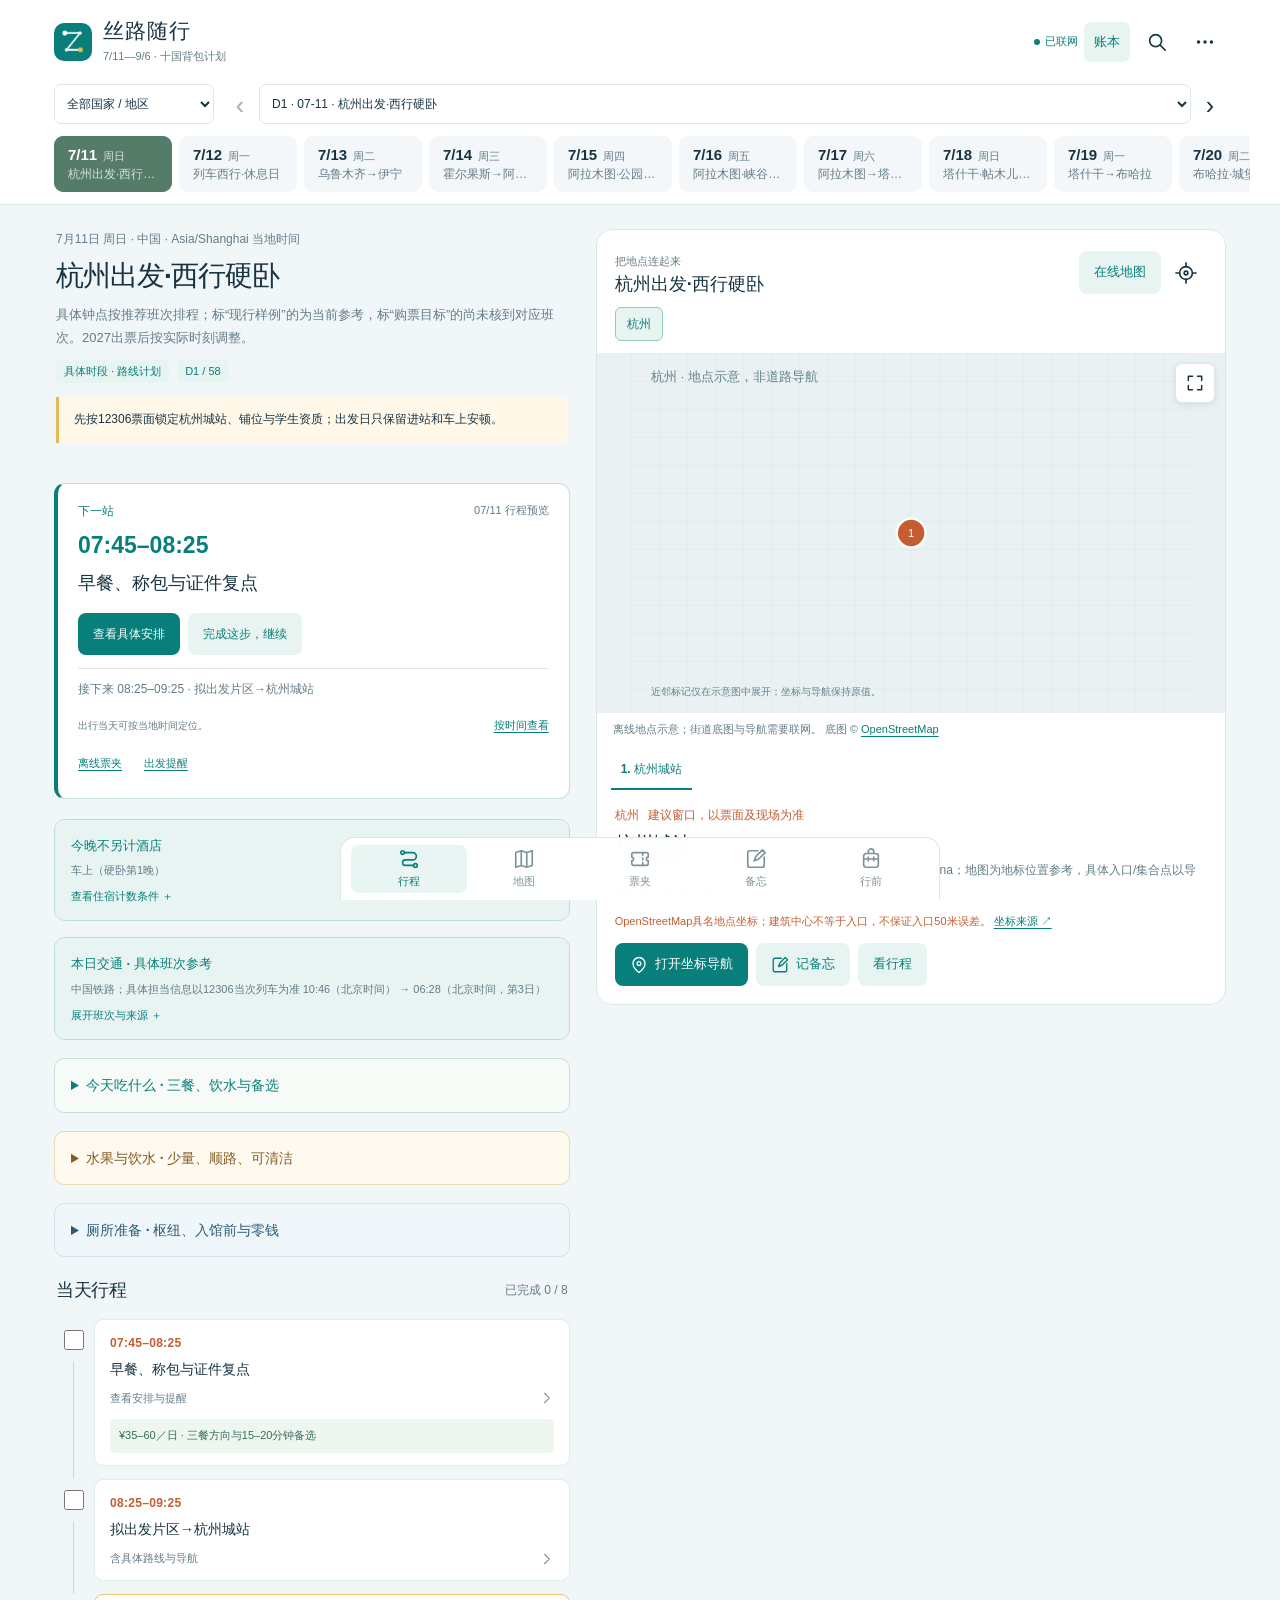
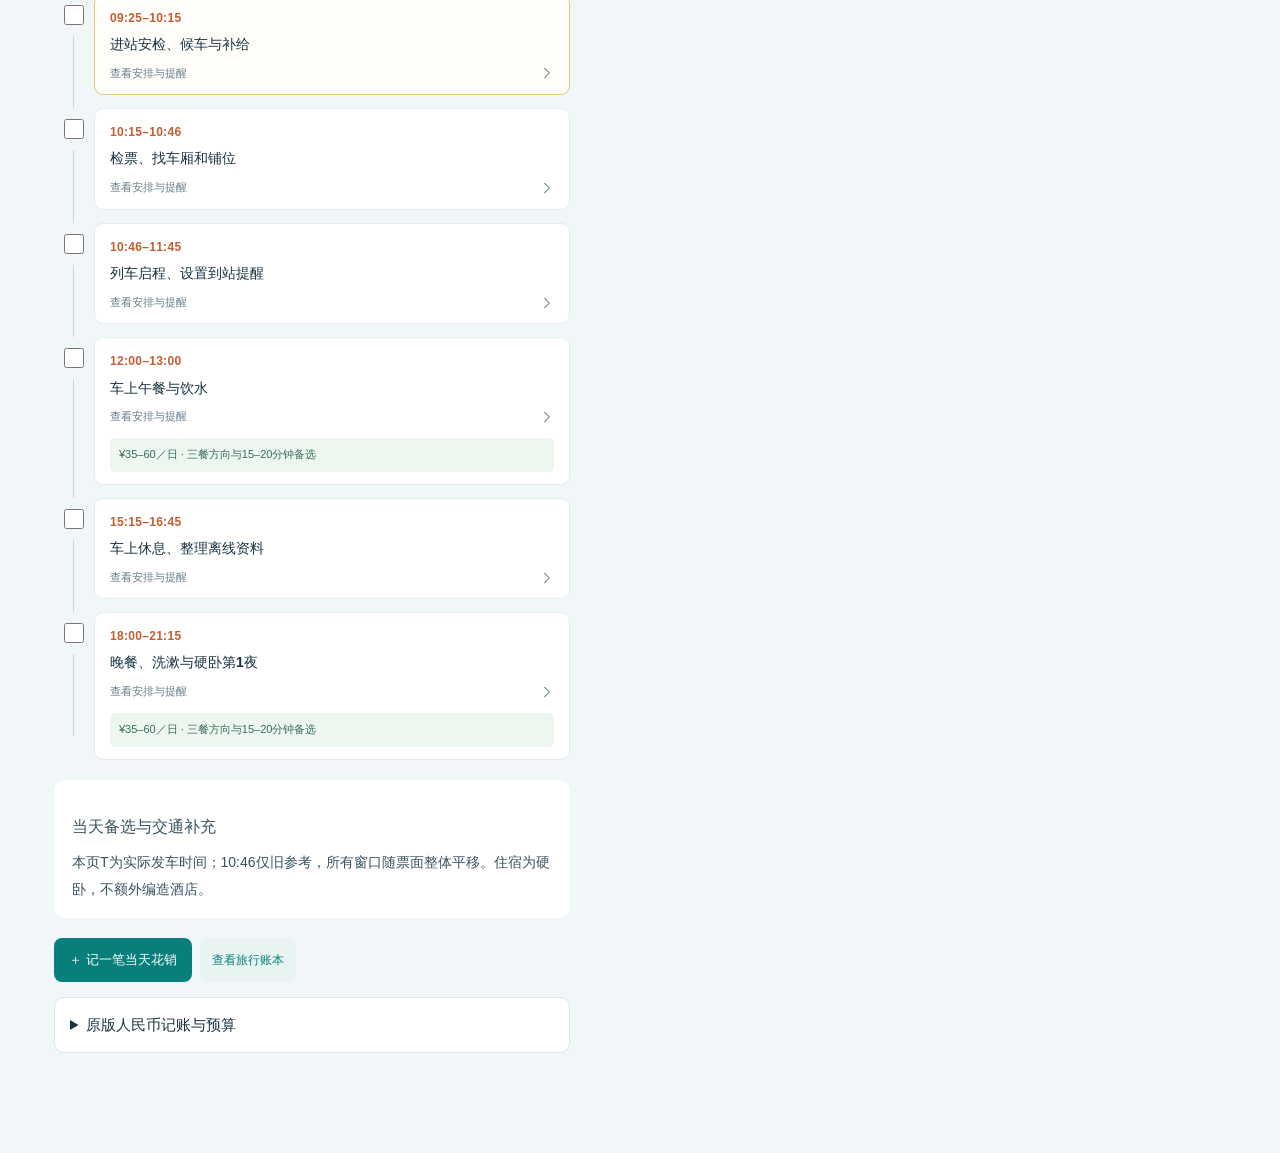
<file: index.html>
<!doctype html>
<html lang="zh-CN">
<head>
  <meta charset="utf-8">
  <meta name="viewport" content="width=device-width,initial-scale=1,viewport-fit=cover">
  <meta name="theme-color" content="#087f7a">
  <meta name="apple-mobile-web-app-capable" content="yes">
  <meta name="apple-mobile-web-app-status-bar-style" content="default">
  <meta name="description" content="2027暑假十国背包计划，58天逐日路线、地图、预算、备忘与离线票夹。">
  <title>丝路随行 · 地图与备忘</title>
  <link rel="manifest" href="./manifest.webmanifest">
  <link rel="icon" href="./icon-192.png">
  <link rel="apple-touch-icon" href="./icon-192.png">
  <link rel="stylesheet" href="./vendor/leaflet.css">
  <link rel="stylesheet" href="./app.css?v=27">
  <link rel="stylesheet" href="./stays.css?v=27">
  <link rel="stylesheet" href="./postcards.css?v=27">
  <script defer src="./data.js?v=27"></script>
  <script defer src="./food.js?v=27"></script>
  <link rel="stylesheet" href="./dining.css?v=27">
  <script defer src="./dining-data.js?v=27"></script>
  <script defer src="./dining.js?v=27"></script>
  <script defer src="./fruit.js?v=27"></script>
  <script defer src="./toilets.js?v=27"></script>
  <script defer src="./vendor/leaflet.js"></script>
  <script defer src="./stays.js?v=27"></script>
  <script defer src="./postcards.js?v=27"></script>
  <script defer src="./private-vault.js?v=27"></script>
  <script defer src="./preparation.js?v=27"></script>
  <script defer src="./trip-tools.js?v=27"></script>
  <script defer src="./ledger-core.js?v=27"></script>
  <script defer src="./ledger-public-data.js?v=27"></script>
  <script defer src="./ledger-store.js?v=27"></script>
  <script defer src="./ledger-rates.js?v=27"></script>
  <script defer src="./planning.js?v=27"></script>
  <link rel="stylesheet" href="./ledger.css?v=27">
  <script defer src="./ledger.js?v=27"></script>
  <script defer src="./flight-watch.js?v=27"></script>
  <link rel="stylesheet" href="./booking-calendar.css?v=27">
  <script defer src="./booking-data.js?v=27"></script>
  <script defer src="./booking-calendar.js?v=27"></script>
  <script defer src="./fare-targets.js?v=27"></script>
  <script defer src="./revision58.js?v=27"></script>
  <script defer src="./itinerary26-central.js?v=27"></script>
  <script defer src="./itinerary26-caucasus-balkans.js?v=27"></script>
  <script defer src="./itinerary26-turkiye-egypt.js?v=27"></script>
  <script defer src="./itinerary26-uae.js?v=27"></script>
  <script defer src="./itinerary27-egypt.js?v=27"></script>
  <script defer src="./itinerary27-uae.js?v=27"></script>
  <script defer src="./itinerary26.js?v=27"></script>
  <script defer src="./geo-data.js?v=27"></script>
  <script defer src="./geo.js?v=27"></script>
  <script defer src="./app.js?v=27"></script>
</head>
<body data-view="journey">
  <header class="app-header">
    <div class="header-inner">
      <button class="brand" data-view="journey" aria-label="丝路随行首页"><img src="./icon-192.png" alt="" width="38" height="38"><span><strong>丝路随行</strong><small>7/11—9/6 · 十国背包计划</small></span></button>
      <div class="header-actions"><span class="connection" id="connection" role="status">准备就绪</span><button class="ledger-entry" data-view="ledger" aria-label="打开旅行账本">账本</button><button class="icon-button" id="search-open" aria-label="搜索行程" data-icon="search"></button><button class="icon-button" id="help-open" aria-label="离线、安装与备份" data-icon="more"></button></div>
    </div>
    <div class="trip-navigator"><label><span class="sr-only">按国家选择</span><select id="country-filter" aria-label="按国家选择"></select></label><div class="day-select"><button class="icon-button" id="day-prev" aria-label="前一天">‹</button><label><span class="sr-only">跳到行程日期</span><select id="day-jump" aria-label="跳到行程日期"></select></label><button class="icon-button" id="day-next" aria-label="后一天">›</button></div></div>
    <nav class="day-strip" aria-label="选择行程日期" id="day-tabs"></nav>
  </header>
  <main class="app-main">
    <section id="journey-view" class="journey-view" aria-label="当天行程"></section>
    <section id="map-view" class="map-view" aria-label="地图">
      <div class="map-top"><div><span class="section-kicker">把地点连起来</span><h2 id="map-title">当天路线</h2></div><div class="map-top-actions"><button class="soft-button" id="map-mode">路线示意</button><button class="icon-button" id="map-locate" aria-label="定位我" data-icon="locate"></button></div></div>
      <div class="city-strip" id="city-tabs" aria-label="地图城市"></div>
      <div class="map-canvas-wrap"><div id="map-canvas" aria-label="可缩放的当天地点地图"></div><div id="map-sketch" class="map-sketch" hidden></div><button class="fit-map" id="map-fit" aria-label="显示当天全部地点" data-icon="expand"></button></div>
      <p class="map-caption" id="map-caption">连线仅示意游览顺序；实际道路与换乘请看导航。</p>
      <div class="place-strip" id="place-strip" aria-label="选择地点"></div>
      <div id="place-card" class="place-card"></div>
      <div id="dining-map-list"></div>
    </section>
    <section id="vault-view" class="vault-view" aria-label="离线票夹"></section>
    <section id="notes-view" class="notes-view" aria-label="备忘与清单"></section>
    <section id="guide-view" class="guide-view" aria-label="行前资料"></section>
    <section id="ledger-view" class="ledger-view" aria-label="旅行账本"></section>
  </main>
  <nav class="bottom-nav" aria-label="主要功能">
    <button data-view="journey" aria-current="page"><span data-icon="route"></span><span>行程</span></button>
    <button data-view="map"><span data-icon="map"></span><span>地图</span></button>
    <button data-view="vault"><span data-icon="ticket"></span><span>票夹</span></button>
    <button data-view="notes"><span data-icon="note"></span><span>备忘</span></button>
    <button data-view="guide"><span data-icon="bag"></span><span>行前</span></button>
  </nav>
  <dialog id="search-dialog" class="search-dialog"><div class="dialog-top"><h2>找一找</h2><button class="icon-button" data-close="search-dialog" aria-label="关闭搜索" data-icon="close"></button></div><label class="search-box"><span data-icon="search"></span><input id="search-input" type="search" placeholder="厕所、餐店、瀑布、车站、时间…" autocomplete="off"></label><div id="search-results" class="search-results"></div></dialog>
  <dialog id="help-dialog" class="help-dialog"><div class="dialog-top"><h2>放进口袋</h2><button class="icon-button" data-close="help-dialog" aria-label="关闭帮助" data-icon="close"></button></div><div class="help-content"><h3>像应用一样使用</h3><p>用手机的 Safari 或 Chrome 打开。在浏览器菜单中选择“添加到主屏幕”。微信里看不到这一项时，先用手机浏览器打开。</p><button class="primary-button" id="install-app" hidden>添加到主屏幕</button><p class="app-version">58天路线 · 站点 v27</p><button class="soft-button" id="update-app">检查更新并重新打开</button><h3>独立离线文件</h3><p><a href="./silkloop-offline.html" download="丝路随行_58天离线行程.html">下载完整离线行程 HTML</a>。包含计划、地图示意和行前资料，含5笔经本人同意公开的花销，不含本机新增账单、备忘或票据。</p><h3>先联网打开一次</h3><p id="offline-state">正在准备离线内容…</p><p>行程、厕所位置参考、餐店预算与排队建议、地点示意、清单和备忘可以离线使用。街道底图、实时路线与官网需要网络；这里不会下载整座城市的离线地图。</p><h3>公开行程与加密私密区分开</h3><p>切换手机或浏览器不会自动同步。旅途中可以导出一份备份，之后合并导入；清理浏览器数据会清除本机备忘与票夹。更新应用会保留本机记录。</p><div class="help-actions"><button class="primary-button" id="export-data">导出公开清单进度</button><label class="soft-button file-label">导入备份<input type="file" id="import-data" accept="application/json,.json"></label></div><p class="minor">此导出只含公开清单进度。账本在账本页另行导出；酒店订单、票据和私人备忘仍在私密区导出加密备份，票夹附件原件另存。</p><p class="saved-state" id="storage-state"></p><p class="minor">站点更新2026/11/21（v27），加入锡瓦观星与开罗回程新安排。<a href="./itinerary27-reference.md" download="丝路随行_v27锡瓦与改签参考.md">下载本轮核查</a>。未购航段、报价与营业时间需出发前复核。地图已移除城市中心兜底点；待核实地点不画Pin，入口与道路以现场为准。<a href="./geo-reference.md" target="_blank" rel="noopener">地图核查与待核实清单</a>。底图 © OpenStreetMap 贡献者。</p></div></dialog>
  <div class="toast" id="toast" role="status" aria-live="polite"></div>
  <noscript><p class="no-script">请在支持 JavaScript 的手机浏览器中打开，以使用日期切换、地图与备忘。</p></noscript>
</body>
</html>
</file>
<file: vendor/leaflet.css>
/* required styles */

.leaflet-pane,
.leaflet-tile,
.leaflet-marker-icon,
.leaflet-marker-shadow,
.leaflet-tile-container,
.leaflet-pane > svg,
.leaflet-pane > canvas,
.leaflet-zoom-box,
.leaflet-image-layer,
.leaflet-layer {
	position: absolute;
	left: 0;
	top: 0;
	}
.leaflet-container {
	overflow: hidden;
	}
.leaflet-tile,
.leaflet-marker-icon,
.leaflet-marker-shadow {
	-webkit-user-select: none;
	   -moz-user-select: none;
	        user-select: none;
	  -webkit-user-drag: none;
	}
/* Prevents IE11 from highlighting tiles in blue */
.leaflet-tile::selection {
	background: transparent;
}
/* Safari renders non-retina tile on retina better with this, but Chrome is worse */
.leaflet-safari .leaflet-tile {
	image-rendering: -webkit-optimize-contrast;
	}
/* hack that prevents hw layers "stretching" when loading new tiles */
.leaflet-safari .leaflet-tile-container {
	width: 1600px;
	height: 1600px;
	-webkit-transform-origin: 0 0;
	}
.leaflet-marker-icon,
.leaflet-marker-shadow {
	display: block;
	}
/* .leaflet-container svg: reset svg max-width decleration shipped in Joomla! (joomla.org) 3.x */
/* .leaflet-container img: map is broken in FF if you have max-width: 100% on tiles */
.leaflet-container .leaflet-overlay-pane svg {
	max-width: none !important;
	max-height: none !important;
	}
.leaflet-container .leaflet-marker-pane img,
.leaflet-container .leaflet-shadow-pane img,
.leaflet-container .leaflet-tile-pane img,
.leaflet-container img.leaflet-image-layer,
.leaflet-container .leaflet-tile {
	max-width: none !important;
	max-height: none !important;
	width: auto;
	padding: 0;
	}

.leaflet-container img.leaflet-tile {
	/* See: https://bugs.chromium.org/p/chromium/issues/detail?id=600120 */
	mix-blend-mode: plus-lighter;
}

.leaflet-container.leaflet-touch-zoom {
	-ms-touch-action: pan-x pan-y;
	touch-action: pan-x pan-y;
	}
.leaflet-container.leaflet-touch-drag {
	-ms-touch-action: pinch-zoom;
	/* Fallback for FF which doesn't support pinch-zoom */
	touch-action: none;
	touch-action: pinch-zoom;
}
.leaflet-container.leaflet-touch-drag.leaflet-touch-zoom {
	-ms-touch-action: none;
	touch-action: none;
}
.leaflet-container {
	-webkit-tap-highlight-color: transparent;
}
.leaflet-container a {
	-webkit-tap-highlight-color: rgba(51, 181, 229, 0.4);
}
.leaflet-tile {
	filter: inherit;
	visibility: hidden;
	}
.leaflet-tile-loaded {
	visibility: inherit;
	}
.leaflet-zoom-box {
	width: 0;
	height: 0;
	-moz-box-sizing: border-box;
	     box-sizing: border-box;
	z-index: 800;
	}
/* workaround for https://bugzilla.mozilla.org/show_bug.cgi?id=888319 */
.leaflet-overlay-pane svg {
	-moz-user-select: none;
	}

.leaflet-pane         { z-index: 400; }

.leaflet-tile-pane    { z-index: 200; }
.leaflet-overlay-pane { z-index: 400; }
.leaflet-shadow-pane  { z-index: 500; }
.leaflet-marker-pane  { z-index: 600; }
.leaflet-tooltip-pane   { z-index: 650; }
.leaflet-popup-pane   { z-index: 700; }

.leaflet-map-pane canvas { z-index: 100; }
.leaflet-map-pane svg    { z-index: 200; }

.leaflet-vml-shape {
	width: 1px;
	height: 1px;
	}
.lvml {
	behavior: url(#default#VML);
	display: inline-block;
	position: absolute;
	}


/* control positioning */

.leaflet-control {
	position: relative;
	z-index: 800;
	pointer-events: visiblePainted; /* IE 9-10 doesn't have auto */
	pointer-events: auto;
	}
.leaflet-top,
.leaflet-bottom {
	position: absolute;
	z-index: 1000;
	pointer-events: none;
	}
.leaflet-top {
	top: 0;
	}
.leaflet-right {
	right: 0;
	}
.leaflet-bottom {
	bottom: 0;
	}
.leaflet-left {
	left: 0;
	}
.leaflet-control {
	float: left;
	clear: both;
	}
.leaflet-right .leaflet-control {
	float: right;
	}
.leaflet-top .leaflet-control {
	margin-top: 10px;
	}
.leaflet-bottom .leaflet-control {
	margin-bottom: 10px;
	}
.leaflet-left .leaflet-control {
	margin-left: 10px;
	}
.leaflet-right .leaflet-control {
	margin-right: 10px;
	}


/* zoom and fade animations */

.leaflet-fade-anim .leaflet-popup {
	opacity: 0;
	-webkit-transition: opacity 0.2s linear;
	   -moz-transition: opacity 0.2s linear;
	        transition: opacity 0.2s linear;
	}
.leaflet-fade-anim .leaflet-map-pane .leaflet-popup {
	opacity: 1;
	}
.leaflet-zoom-animated {
	-webkit-transform-origin: 0 0;
	    -ms-transform-origin: 0 0;
	        transform-origin: 0 0;
	}
svg.leaflet-zoom-animated {
	will-change: transform;
}

.leaflet-zoom-anim .leaflet-zoom-animated {
	-webkit-transition: -webkit-transform 0.25s cubic-bezier(0,0,0.25,1);
	   -moz-transition:    -moz-transform 0.25s cubic-bezier(0,0,0.25,1);
	        transition:         transform 0.25s cubic-bezier(0,0,0.25,1);
	}
.leaflet-zoom-anim .leaflet-tile,
.leaflet-pan-anim .leaflet-tile {
	-webkit-transition: none;
	   -moz-transition: none;
	        transition: none;
	}

.leaflet-zoom-anim .leaflet-zoom-hide {
	visibility: hidden;
	}


/* cursors */

.leaflet-interactive {
	cursor: pointer;
	}
.leaflet-grab {
	cursor: -webkit-grab;
	cursor:    -moz-grab;
	cursor:         grab;
	}
.leaflet-crosshair,
.leaflet-crosshair .leaflet-interactive {
	cursor: crosshair;
	}
.leaflet-popup-pane,
.leaflet-control {
	cursor: auto;
	}
.leaflet-dragging .leaflet-grab,
.leaflet-dragging .leaflet-grab .leaflet-interactive,
.leaflet-dragging .leaflet-marker-draggable {
	cursor: move;
	cursor: -webkit-grabbing;
	cursor:    -moz-grabbing;
	cursor:         grabbing;
	}

/* marker & overlays interactivity */
.leaflet-marker-icon,
.leaflet-marker-shadow,
.leaflet-image-layer,
.leaflet-pane > svg path,
.leaflet-tile-container {
	pointer-events: none;
	}

.leaflet-marker-icon.leaflet-interactive,
.leaflet-image-layer.leaflet-interactive,
.leaflet-pane > svg path.leaflet-interactive,
svg.leaflet-image-layer.leaflet-interactive path {
	pointer-events: visiblePainted; /* IE 9-10 doesn't have auto */
	pointer-events: auto;
	}

/* visual tweaks */

.leaflet-container {
	background: #ddd;
	outline-offset: 1px;
	}
.leaflet-container a {
	color: #0078A8;
	}
.leaflet-zoom-box {
	border: 2px dotted #38f;
	background: rgba(255,255,255,0.5);
	}


/* general typography */
.leaflet-container {
	font-family: "Helvetica Neue", Arial, Helvetica, sans-serif;
	font-size: 12px;
	font-size: 0.75rem;
	line-height: 1.5;
	}


/* general toolbar styles */

.leaflet-bar {
	box-shadow: 0 1px 5px rgba(0,0,0,0.65);
	border-radius: 4px;
	}
.leaflet-bar a {
	background-color: #fff;
	border-bottom: 1px solid #ccc;
	width: 26px;
	height: 26px;
	line-height: 26px;
	display: block;
	text-align: center;
	text-decoration: none;
	color: black;
	}
.leaflet-bar a,
.leaflet-control-layers-toggle {
	background-position: 50% 50%;
	background-repeat: no-repeat;
	display: block;
	}
.leaflet-bar a:hover,
.leaflet-bar a:focus {
	background-color: #f4f4f4;
	}
.leaflet-bar a:first-child {
	border-top-left-radius: 4px;
	border-top-right-radius: 4px;
	}
.leaflet-bar a:last-child {
	border-bottom-left-radius: 4px;
	border-bottom-right-radius: 4px;
	border-bottom: none;
	}
.leaflet-bar a.leaflet-disabled {
	cursor: default;
	background-color: #f4f4f4;
	color: #bbb;
	}

.leaflet-touch .leaflet-bar a {
	width: 30px;
	height: 30px;
	line-height: 30px;
	}
.leaflet-touch .leaflet-bar a:first-child {
	border-top-left-radius: 2px;
	border-top-right-radius: 2px;
	}
.leaflet-touch .leaflet-bar a:last-child {
	border-bottom-left-radius: 2px;
	border-bottom-right-radius: 2px;
	}

/* zoom control */

.leaflet-control-zoom-in,
.leaflet-control-zoom-out {
	font: bold 18px 'Lucida Console', Monaco, monospace;
	text-indent: 1px;
	}

.leaflet-touch .leaflet-control-zoom-in, .leaflet-touch .leaflet-control-zoom-out  {
	font-size: 22px;
	}


/* layers control */

.leaflet-control-layers {
	box-shadow: 0 1px 5px rgba(0,0,0,0.4);
	background: #fff;
	border-radius: 5px;
	}
.leaflet-control-layers-toggle {
	background-image: url(images/layers.png);
	width: 36px;
	height: 36px;
	}
.leaflet-retina .leaflet-control-layers-toggle {
	background-image: url(images/layers-2x.png);
	background-size: 26px 26px;
	}
.leaflet-touch .leaflet-control-layers-toggle {
	width: 44px;
	height: 44px;
	}
.leaflet-control-layers .leaflet-control-layers-list,
.leaflet-control-layers-expanded .leaflet-control-layers-toggle {
	display: none;
	}
.leaflet-control-layers-expanded .leaflet-control-layers-list {
	display: block;
	position: relative;
	}
.leaflet-control-layers-expanded {
	padding: 6px 10px 6px 6px;
	color: #333;
	background: #fff;
	}
.leaflet-control-layers-scrollbar {
	overflow-y: scroll;
	overflow-x: hidden;
	padding-right: 5px;
	}
.leaflet-control-layers-selector {
	margin-top: 2px;
	position: relative;
	top: 1px;
	}
.leaflet-control-layers label {
	display: block;
	font-size: 13px;
	font-size: 1.08333em;
	}
.leaflet-control-layers-separator {
	height: 0;
	border-top: 1px solid #ddd;
	margin: 5px -10px 5px -6px;
	}

/* Default icon URLs */
.leaflet-default-icon-path { /* used only in path-guessing heuristic, see L.Icon.Default */
	background-image: url(images/marker-icon.png);
	}


/* attribution and scale controls */

.leaflet-container .leaflet-control-attribution {
	background: #fff;
	background: rgba(255, 255, 255, 0.8);
	margin: 0;
	}
.leaflet-control-attribution,
.leaflet-control-scale-line {
	padding: 0 5px;
	color: #333;
	line-height: 1.4;
	}
.leaflet-control-attribution a {
	text-decoration: none;
	}
.leaflet-control-attribution a:hover,
.leaflet-control-attribution a:focus {
	text-decoration: underline;
	}
.leaflet-attribution-flag {
	display: inline !important;
	vertical-align: baseline !important;
	width: 1em;
	height: 0.6669em;
	}
.leaflet-left .leaflet-control-scale {
	margin-left: 5px;
	}
.leaflet-bottom .leaflet-control-scale {
	margin-bottom: 5px;
	}
.leaflet-control-scale-line {
	border: 2px solid #777;
	border-top: none;
	line-height: 1.1;
	padding: 2px 5px 1px;
	white-space: nowrap;
	-moz-box-sizing: border-box;
	     box-sizing: border-box;
	background: rgba(255, 255, 255, 0.8);
	text-shadow: 1px 1px #fff;
	}
.leaflet-control-scale-line:not(:first-child) {
	border-top: 2px solid #777;
	border-bottom: none;
	margin-top: -2px;
	}
.leaflet-control-scale-line:not(:first-child):not(:last-child) {
	border-bottom: 2px solid #777;
	}

.leaflet-touch .leaflet-control-attribution,
.leaflet-touch .leaflet-control-layers,
.leaflet-touch .leaflet-bar {
	box-shadow: none;
	}
.leaflet-touch .leaflet-control-layers,
.leaflet-touch .leaflet-bar {
	border: 2px solid rgba(0,0,0,0.2);
	background-clip: padding-box;
	}


/* popup */

.leaflet-popup {
	position: absolute;
	text-align: center;
	margin-bottom: 20px;
	}
.leaflet-popup-content-wrapper {
	padding: 1px;
	text-align: left;
	border-radius: 12px;
	}
.leaflet-popup-content {
	margin: 13px 24px 13px 20px;
	line-height: 1.3;
	font-size: 13px;
	font-size: 1.08333em;
	min-height: 1px;
	}
.leaflet-popup-content p {
	margin: 17px 0;
	margin: 1.3em 0;
	}
.leaflet-popup-tip-container {
	width: 40px;
	height: 20px;
	position: absolute;
	left: 50%;
	margin-top: -1px;
	margin-left: -20px;
	overflow: hidden;
	pointer-events: none;
	}
.leaflet-popup-tip {
	width: 17px;
	height: 17px;
	padding: 1px;

	margin: -10px auto 0;
	pointer-events: auto;

	-webkit-transform: rotate(45deg);
	   -moz-transform: rotate(45deg);
	    -ms-transform: rotate(45deg);
	        transform: rotate(45deg);
	}
.leaflet-popup-content-wrapper,
.leaflet-popup-tip {
	background: white;
	color: #333;
	box-shadow: 0 3px 14px rgba(0,0,0,0.4);
	}
.leaflet-container a.leaflet-popup-close-button {
	position: absolute;
	top: 0;
	right: 0;
	border: none;
	text-align: center;
	width: 24px;
	height: 24px;
	font: 16px/24px Tahoma, Verdana, sans-serif;
	color: #757575;
	text-decoration: none;
	background: transparent;
	}
.leaflet-container a.leaflet-popup-close-button:hover,
.leaflet-container a.leaflet-popup-close-button:focus {
	color: #585858;
	}
.leaflet-popup-scrolled {
	overflow: auto;
	}

.leaflet-oldie .leaflet-popup-content-wrapper {
	-ms-zoom: 1;
	}
.leaflet-oldie .leaflet-popup-tip {
	width: 24px;
	margin: 0 auto;

	-ms-filter: "progid:DXImageTransform.Microsoft.Matrix(M11=0.70710678, M12=0.70710678, M21=-0.70710678, M22=0.70710678)";
	filter: progid:DXImageTransform.Microsoft.Matrix(M11=0.70710678, M12=0.70710678, M21=-0.70710678, M22=0.70710678);
	}

.leaflet-oldie .leaflet-control-zoom,
.leaflet-oldie .leaflet-control-layers,
.leaflet-oldie .leaflet-popup-content-wrapper,
.leaflet-oldie .leaflet-popup-tip {
	border: 1px solid #999;
	}


/* div icon */

.leaflet-div-icon {
	background: #fff;
	border: 1px solid #666;
	}


/* Tooltip */
/* Base styles for the element that has a tooltip */
.leaflet-tooltip {
	position: absolute;
	padding: 6px;
	background-color: #fff;
	border: 1px solid #fff;
	border-radius: 3px;
	color: #222;
	white-space: nowrap;
	-webkit-user-select: none;
	-moz-user-select: none;
	-ms-user-select: none;
	user-select: none;
	pointer-events: none;
	box-shadow: 0 1px 3px rgba(0,0,0,0.4);
	}
.leaflet-tooltip.leaflet-interactive {
	cursor: pointer;
	pointer-events: auto;
	}
.leaflet-tooltip-top:before,
.leaflet-tooltip-bottom:before,
.leaflet-tooltip-left:before,
.leaflet-tooltip-right:before {
	position: absolute;
	pointer-events: none;
	border: 6px solid transparent;
	background: transparent;
	content: "";
	}

/* Directions */

.leaflet-tooltip-bottom {
	margin-top: 6px;
}
.leaflet-tooltip-top {
	margin-top: -6px;
}
.leaflet-tooltip-bottom:before,
.leaflet-tooltip-top:before {
	left: 50%;
	margin-left: -6px;
	}
.leaflet-tooltip-top:before {
	bottom: 0;
	margin-bottom: -12px;
	border-top-color: #fff;
	}
.leaflet-tooltip-bottom:before {
	top: 0;
	margin-top: -12px;
	margin-left: -6px;
	border-bottom-color: #fff;
	}
.leaflet-tooltip-left {
	margin-left: -6px;
}
.leaflet-tooltip-right {
	margin-left: 6px;
}
.leaflet-tooltip-left:before,
.leaflet-tooltip-right:before {
	top: 50%;
	margin-top: -6px;
	}
.leaflet-tooltip-left:before {
	right: 0;
	margin-right: -12px;
	border-left-color: #fff;
	}
.leaflet-tooltip-right:before {
	left: 0;
	margin-left: -12px;
	border-right-color: #fff;
	}

/* Printing */

@media print {
	/* Prevent printers from removing background-images of controls. */
	.leaflet-control {
		-webkit-print-color-adjust: exact;
		print-color-adjust: exact;
		}
	}
</file>
<file: app.css>
:root{--bg:#f1f6f8;--paper:#fff;--ink:#183342;--muted:#637c88;--teal:#087f7a;--light:#e8f4f1;--line:#dce6eb;--orange:#c45d32;--gold:#e7ba56;--day:#087f7a;--safe:env(safe-area-inset-bottom,0px);font-family:-apple-system,BlinkMacSystemFont,"Segoe UI","PingFang SC","Microsoft YaHei",sans-serif;color:var(--ink);background:var(--bg);font-synthesis:none;text-rendering:optimizeLegibility;-webkit-tap-highlight-color:transparent}
*{box-sizing:border-box}body{margin:0;font-size:15px;line-height:1.6}button,input,textarea,select{font:inherit}button,a,input,textarea,select{touch-action:manipulation}button{cursor:pointer;color:inherit}button{border:0;background:none}a{color:var(--teal);text-underline-offset:3px}button:focus-visible,a:focus-visible,input:focus-visible,textarea:focus-visible,select:focus-visible,summary:focus-visible{outline:3px solid var(--gold);outline-offset:3px}button:disabled{opacity:.4;cursor:default}button svg,span[data-icon] svg{width:22px;height:22px;display:block;fill:none;stroke:currentColor;stroke-width:1.8;stroke-linecap:round;stroke-linejoin:round}input[type=checkbox]{accent-color:var(--teal);width:20px;height:20px;flex:none}h1,h2,h3,p{margin:0}h2{font-size:23px;line-height:1.4;letter-spacing:-.5px}h3{font-size:17px;line-height:1.5}small,.minor{font-size:12px;color:var(--muted)}[hidden]{display:none!important}.app-header{background:#fffffff5;position:sticky;top:0;z-index:800;border-bottom:1px solid var(--line);backdrop-filter:blur(14px)}.header-inner{max-width:1220px;margin:auto;display:flex;align-items:center;justify-content:space-between;padding:18px 24px 8px;gap:10px}.brand{padding:0;display:flex;text-align:left;align-items:center;gap:11px;min-height:44px}.brand img{border-radius:10px}.brand strong{display:block;font-size:21px;letter-spacing:1px;line-height:1.25}.brand small{display:block;font-size:11px;margin-top:4px;white-space:nowrap}.header-actions{display:flex;align-items:center;gap:6px}.icon-button{display:inline-grid;place-items:center;width:42px;height:42px;flex:none;border-radius:50%}.icon-button:hover{background:var(--light)}.connection{color:var(--teal);font-size:11px;white-space:nowrap}.connection:before{content:"";display:inline-block;width:6px;height:6px;background:currentColor;border-radius:100%;margin-right:5px}.connection.offline{color:var(--orange)}.day-strip{max-width:1220px;margin:auto;display:flex;gap:7px;overflow-x:auto;padding:12px 24px;scrollbar-width:none}.day-strip::-webkit-scrollbar{display:none}.day-tab{flex:1;min-width:118px;text-align:left;padding:8px 13px;border-radius:9px;line-height:1.3;min-height:56px;background:#f4f7f9;border:1px solid transparent}.day-tab strong{font-size:15px;font-variant-numeric:tabular-nums}.day-tab span{font-size:11px;color:var(--muted);margin-left:6px}.day-tab small{display:block;min-width:0;margin-top:3px;overflow:hidden;white-space:nowrap;text-overflow:ellipsis}.day-tab[aria-selected=true]{color:#fff;background:var(--day);border-color:var(--day)}.day-tab[aria-selected=true] small,.day-tab[aria-selected=true] span{color:#ffffffc7}.app-main{max-width:1220px;margin:0 auto;padding:24px 24px calc(100px + var(--safe));display:grid;grid-template-columns:minmax(340px,.9fr) minmax(390px,1.1fr);gap:26px;align-items:start}.journey-view,.map-view,.notes-view,.guide-view{min-width:0}.notes-view,.guide-view{grid-column:1/-1;max-width:850px;width:100%;margin:auto;display:none}.map-view{position:sticky;top:165px;background:white;border:1px solid var(--line);border-radius:16px;overflow:hidden}.map-top{display:flex;justify-content:space-between;align-items:center;padding:18px 18px 10px;gap:10px}.map-top h2{font-size:18px;letter-spacing:0}.section-kicker{color:var(--muted);font-size:11px}.map-top-actions{display:flex;align-items:center;gap:4px}.city-strip{display:flex;gap:7px;overflow:auto;padding:0 18px 12px}.chip{border:1px solid var(--line);background:#fff;border-radius:6px;padding:6px 11px;font-size:12px;white-space:nowrap;min-height:34px}.chip[aria-pressed=true]{color:var(--teal);border-color:#94c9bf;background:var(--light)}.map-canvas-wrap{height:360px;position:relative;background:#e6eff0}.map-canvas-wrap #map-canvas{height:100%;width:100%;z-index:1;background:#edf4f5}.map-sketch{position:absolute;inset:0;background:#e9f1f3;z-index:3}.map-sketch svg{width:100%;height:100%}.fit-map{position:absolute;right:10px;top:10px;z-index:500;background:#fff;border:1px solid var(--line);border-radius:7px;padding:9px;box-shadow:0 2px 6px #1933421a}.fit-map svg{width:20px;height:20px;fill:none;stroke:currentColor;stroke-width:1.8}.map-caption{font-size:11px;color:var(--muted);padding:8px 16px 0}.place-strip{display:flex;overflow-x:auto;gap:6px;padding:12px 14px 4px;scrollbar-width:thin}.place-chip{font-size:12px;white-space:nowrap;padding:8px 10px;border-bottom:2px solid transparent;min-height:39px}.place-chip[aria-pressed=true]{color:var(--teal);border-color:var(--teal);font-weight:650}.place-card{padding:12px 18px 18px}.place-card h3{font-size:19px}.place-meta{display:flex;align-items:center;gap:9px;margin-bottom:5px;color:var(--orange);font-size:12px}.place-card p{font-size:12px;color:var(--muted);margin:3px 0 13px;overflow-wrap:anywhere}.place-actions{display:flex;flex-wrap:wrap;gap:8px}.primary-button,.soft-button{display:inline-flex;align-items:center;justify-content:center;gap:7px;min-height:43px;padding:9px 15px;border-radius:8px;font-size:13px;text-decoration:none;line-height:1.45}.primary-button{color:#fff;background:var(--teal)}.primary-button:hover{background:#066964}.soft-button{color:var(--teal);background:var(--light)}.primary-button svg,.soft-button svg{height:18px;width:18px}.day-heading{padding:0 2px 15px}.day-heading .date-label{font-size:12px;color:var(--muted);margin-bottom:5px}.day-heading h1{font-size:28px;line-height:1.4;letter-spacing:-1px;margin:0 0 8px}.day-heading p{color:var(--muted);font-size:13px;line-height:1.8}.day-highlights{margin:14px 0 5px;padding:12px 15px;border-left:3px solid var(--gold);background:#fff8e8;font-size:12px;line-height:1.85}.map-peek{display:none}.schedule-heading{display:flex;justify-content:space-between;align-items:center;margin:21px 2px 15px}.schedule-heading h2{font-size:18px}.progress-label{font-size:12px;color:var(--muted)}.schedule{position:relative}.schedule:before{content:"";position:absolute;left:19px;top:24px;bottom:24px;border-left:1px solid #c7d8de}.step{position:relative;display:grid;grid-template-columns:40px minmax(0,1fr);margin-bottom:13px;scroll-margin-top:190px}.step-check{display:grid;place-items:center;align-self:start;z-index:1;background:var(--bg);height:42px;padding:10px;cursor:pointer}.step-check input{margin:0;border-radius:50%}.step-panel{background:#fff;border-radius:9px;overflow:hidden;border:1px solid #e2ebef}.step.highlight .step-panel{border-color:#e5c675;background:#fffdfa}.step.is-done .step-title{color:var(--muted)}.step.is-done .step-time{color:var(--teal)}.step-toggle{width:100%;padding:14px 15px 12px;display:block;text-align:left;min-height:68px}.step-time{font-size:12px;font-weight:650;letter-spacing:.3px;color:var(--orange);font-variant-numeric:tabular-nums;display:block;margin-bottom:5px}.step-title{font-size:14px;line-height:1.7;display:block;font-weight:600}.step-expand{display:flex;justify-content:space-between;align-items:center;color:var(--muted);font-size:11px;margin-top:8px}.step-expand svg{height:14px;width:14px}.step-detail{padding:0 15px 14px;color:#48616d;font-size:13px;line-height:1.9}.step-detail p{margin:0 0 8px}.step-detail a{display:inline-block;max-width:100%;font-size:12px;margin:4px 8px 5px 0;overflow-wrap:anywhere}.step-controls{display:flex;gap:8px;padding-top:3px}.step-controls .soft-button{min-height:35px;font-size:11px;padding:7px 10px}.extras{padding:15px 18px;background:#fff;border-radius:10px;margin:20px 0}.prose{font-size:14px;color:#385360;line-height:1.95;overflow-wrap:anywhere}.prose h2{font-size:21px;margin:16px 0 14px}.prose h3{font-size:16px;margin:20px 0 10px}.prose p{margin:12px 0}.prose a{display:inline-block;max-width:100%;margin:2px 3px 2px 0}.prose ul,.prose ol{padding-left:21px}.prose li{margin:9px 0}.prose table{display:block;max-width:100%;overflow:auto;border-collapse:collapse;margin:15px 0;font-size:12px;line-height:1.7}.prose th,.prose td{border:1px solid var(--line);padding:9px;min-width:95px;vertical-align:top}.prose th{background:var(--bg)}.prose details{border-top:1px solid var(--line);padding:13px 0}.prose summary{font-weight:650;cursor:pointer;line-height:1.75}.prose details p{font-size:13px}.view-title{display:flex;justify-content:space-between;gap:14px;align-items:center;margin-bottom:20px}.view-title p{font-size:12px;color:var(--muted);margin-top:6px}.note-compose{background:#fff;border-radius:13px;padding:20px;margin:18px 0 25px;border-top:3px solid var(--gold)}textarea,input[type=text],input[type=search],select{border:1px solid #d2e0e5;border-radius:7px;background:#fff;color:var(--ink);padding:11px 12px;width:100%;min-height:44px}textarea{resize:vertical;line-height:1.85;font-size:14px;display:block;min-height:115px}textarea::placeholder,input::placeholder{color:#91a4ad}label.field-label{display:block;font-size:12px;color:var(--muted);margin:12px 0 7px}.compose-foot{display:flex;align-items:center;justify-content:space-between;gap:10px;margin-top:12px}.saved-state{font-size:11px;color:var(--muted);margin:8px 0}.note-card{padding:15px 18px;background:#fff;border-left:3px solid var(--gold);margin-bottom:12px}.note-meta{display:flex;justify-content:space-between;align-items:center;margin-bottom:8px;font-size:12px;color:var(--muted)}.note-card textarea{border:0;background:#fffcf3;padding:9px 11px;min-height:90px}.danger-quiet{font-size:12px;color:#9c5656;min-height:35px;padding:6px 9px}.todo-panel{background:#fff;padding:18px;border-radius:11px;margin-top:25px}.todo-row{display:flex;align-items:flex-start;gap:10px;padding:12px 0;border-bottom:1px solid var(--line)}.todo-row label{display:flex;align-items:flex-start;gap:11px;flex:1;font-size:13px;cursor:pointer}.todo-row input{margin:3px 0 0}.todo-row.done label span{color:var(--muted);text-decoration:line-through}.todo-add{display:flex;gap:8px;margin-top:15px}.guide-grid{display:grid;grid-template-columns:repeat(2,minmax(0,1fr));gap:12px}.guide-tile{background:#fff;border:1px solid var(--line);text-align:left;padding:18px;min-height:107px;border-radius:9px;display:flex;gap:13px;align-items:center}.guide-tile svg{color:var(--teal);width:25px;height:25px;flex:none;fill:none;stroke:currentColor;stroke-width:1.6}.guide-tile strong{font-size:15px;display:block}.guide-tile small{display:block;font-size:11px;margin-top:4px}.guide-article{background:#fff;border-radius:12px;padding:22px}.back-button{display:inline-flex;align-items:center;gap:6px;color:var(--teal);padding:7px 0;margin-bottom:14px;min-height:38px;font-size:13px}.empty-state{border:1px dashed #c8d9df;border-radius:9px;text-align:center;padding:28px 15px;color:var(--muted);font-size:13px}.empty-state svg{width:30px;height:30px;margin:auto auto 10px;fill:none;stroke:currentColor;stroke-width:1.4}.bottom-nav{position:fixed;z-index:900;bottom:0;left:50%;transform:translateX(-50%);background:#fffffff5;display:flex;border:1px solid var(--line);border-bottom:0;border-radius:15px 15px 0 0;padding:7px 10px calc(7px + var(--safe));width:min(600px,100%);backdrop-filter:blur(15px)}.bottom-nav button{flex:1;display:flex;flex-direction:column;align-items:center;gap:3px;color:#7e929b;font-size:11px;min-height:48px;border-radius:8px;justify-content:center}.bottom-nav button[aria-current=page]{color:var(--teal);background:#e9f5f2}.bottom-nav svg{height:21px;width:21px}.toast{position:fixed;z-index:2500;left:50%;bottom:calc(95px + var(--safe));transform:translate(-50%,15px);opacity:0;pointer-events:none;max-width:min(90vw,450px);border-radius:9px;background:#183342;color:#fff;padding:11px 17px;font-size:13px;transition:opacity .18s,transform .18s;text-align:center}.toast.visible{opacity:1;transform:translate(-50%,0)}dialog{border:0;border-radius:17px;background:#fff;color:var(--ink);padding:0;width:min(560px,calc(100% - 24px));max-height:85dvh;box-shadow:0 18px 80px #163b4255}dialog::backdrop{background:#18334266;backdrop-filter:blur(3px)}.dialog-top{display:flex;align-items:center;justify-content:space-between;padding:17px 20px 9px}.dialog-top h2{font-size:20px}.search-box{display:flex;align-items:center;gap:7px;margin:10px 20px 15px;padding:0 12px;border-radius:8px;background:var(--bg)}.search-box input{background:transparent;border:0;padding-left:3px;min-width:0}.search-box svg{width:19px;height:19px;flex:none}.search-results{padding:0 20px 20px;max-height:55dvh;overflow:auto}.search-result{display:block;width:100%;padding:13px 5px;text-align:left;border-bottom:1px solid var(--line)}.search-result span{display:block;font-size:11px;color:var(--orange);margin-bottom:4px}.search-result b{font-size:13px;font-weight:550;line-height:1.75}.help-content{padding:0 23px 24px;font-size:13px;color:#48616d;line-height:1.9}.help-content h3{margin-top:18px;margin-bottom:7px;font-size:16px;color:var(--ink)}.help-actions{display:flex;flex-wrap:wrap;gap:8px;margin:14px 0}.file-label{cursor:pointer}.file-label input{display:none}.no-script{padding:40px}.route-marker{background:none;border:0}.route-marker span{display:grid;place-items:center;width:29px;height:29px;color:#fff;border:2px solid #fff;border-radius:50%;background:var(--teal);font-weight:700;font-size:12px;box-shadow:0 1px 5px #153c4055}.route-marker.selected span{background:var(--orange);width:34px;height:34px}.leaflet-control-attribution{font-size:9px!important}.leaflet-popup-content{font-family:inherit;font-size:12px;color:var(--ink)}body[data-view=notes] .journey-view,body[data-view=guide] .journey-view,body[data-view=map] .journey-view,body[data-view=notes] .map-view,body[data-view=guide] .map-view{display:none}body[data-view=notes] .notes-view,body[data-view=guide] .guide-view{display:block}body[data-view=map] .map-view{grid-column:1/-1;width:100%;position:static}body[data-view=map] .map-canvas-wrap{height:min(54dvh,560px)}
@media(max-width:760px){body{font-size:14px}.header-inner{padding:12px 16px 4px}.brand strong{font-size:19px}.brand small{font-size:10px}.brand img{width:34px;height:34px}.header-actions{gap:0}.connection{display:none}.icon-button{width:38px;height:40px}.day-strip{padding:10px 14px;gap:6px}.day-tab{min-width:94px;flex:0 0 94px;padding:8px 10px;min-height:55px}.day-tab strong{font-size:14px}.day-tab span{font-size:10px;margin-left:5px}.day-tab small{font-size:10px}.app-main{display:block;padding:19px 15px calc(95px + var(--safe))}.day-heading h1{font-size:26px}.day-heading p{font-size:12px}.map-view{display:none;position:static;border-radius:12px}.map-peek{display:flex;align-items:center;justify-content:space-between;padding:13px 16px;background:#e4f1ef;border-radius:9px;margin:14px 0 20px;width:100%;text-align:left;gap:12px;min-height:62px}.map-peek strong{font-size:14px;display:block}.map-peek small{font-size:11px;display:block}.map-peek svg{height:27px;width:27px;fill:none;stroke:var(--teal);stroke-width:1.6}.schedule-heading{margin-top:17px}.step{grid-template-columns:30px minmax(0,1fr);margin-bottom:12px;scroll-margin-top:163px}.schedule:before{left:14px}.step-check{width:29px;padding:5px}.step-check input{width:18px;height:18px}.step-toggle{padding:13px 14px 11px}.step-title{font-size:14px}.step-detail{padding:0 14px 13px}.step-detail p{font-size:13px}.step-expand{font-size:10px}.map-top{padding:15px 14px 10px}.map-top h2{font-size:17px}.map-top .soft-button{font-size:11px;min-height:36px;padding:7px 10px}.city-strip{padding-left:14px}.map-canvas-wrap,body[data-view=map] .map-canvas-wrap{height:48dvh;min-height:310px;max-height:540px}.place-card{padding:10px 15px 15px}.place-card h3{font-size:18px}.view-title h2{font-size:24px}.note-compose{padding:17px}.guide-grid{gap:10px}.guide-tile{padding:15px 12px;min-height:104px;gap:10px}.guide-tile strong{font-size:13px}.guide-tile small{font-size:10px}.guide-tile svg{width:22px;height:22px}.guide-article{padding:17px}.prose{font-size:13px}.prose h2{font-size:19px}.prose table{font-size:11px}.prose td,.prose th{min-width:90px;padding:8px}.bottom-nav{border-radius:0;border-left:0;border-right:0}.help-content{padding-left:20px;padding-right:20px}.map-caption{font-size:10px}}@media(max-width:360px){.brand small{display:none}.header-inner{padding-left:12px;padding-right:10px}.brand strong{font-size:18px}.app-main{padding-left:11px;padding-right:11px}.day-heading h1{font-size:24px}.place-actions .primary-button,.place-actions .soft-button{font-size:12px;padding:8px 11px}.guide-grid{grid-template-columns:1fr}}@media(prefers-reduced-motion:reduce){*{scroll-behavior:auto!important;transition:none!important}}@media print{.app-header,.bottom-nav,.map-view,.map-peek,.step-check,.step-expand,.header-actions{display:none!important}.app-main{display:block;padding:0}.journey-view,.step-detail{display:block!important}.step{display:block}.step-panel{border:0}.step-toggle{padding:5px 0}.step-detail{padding:0}.schedule:before{display:none}}
body[data-view="map"] #map-view{display:block}

.sr-only{position:absolute;width:1px;height:1px;padding:0;margin:-1px;overflow:hidden;clip:rect(0,0,0,0);white-space:nowrap;border:0}
.next-card{margin:20px 0;background:#fff;border:1px solid #c6e1de;border-left:4px solid var(--teal);border-radius:11px;padding:18px 20px}.next-kicker{display:flex;align-items:center;justify-content:space-between;gap:12px;font-size:12px;font-weight:650;color:var(--teal);margin-bottom:8px}.next-kicker span+span{font-size:11px;font-weight:400;color:var(--muted)}.next-time{font-size:23px;font-weight:700;color:var(--teal);font-variant-numeric:tabular-nums;line-height:1.3;margin:10px 0 7px}.next-card h2{font-size:18px;letter-spacing:0;line-height:1.7}.next-address{font-size:12px;color:var(--muted);margin-top:6px}.next-actions{display:flex;flex-wrap:wrap;gap:8px;margin:15px 0 10px}.next-actions .primary-button,.next-actions .soft-button{min-height:42px;font-size:12px}.next-after{border-top:1px solid var(--line);padding-top:11px;margin-top:13px;color:var(--muted);font-size:12px}.next-foot{display:flex;justify-content:space-between;align-items:center;gap:10px;margin-top:10px;font-size:10px;color:var(--muted)}.text-action{color:var(--teal);font-size:11px;min-height:32px;text-decoration:underline;text-underline-offset:3px;white-space:nowrap;padding:4px 0}.next-small-actions{display:flex;gap:22px;margin-top:6px}.travel-tools{display:flex;flex-wrap:wrap;gap:10px;margin:16px 0}.app-version{margin-top:15px;font-size:11px;color:var(--teal)}
.vault-view{display:none;grid-column:1/-1;width:min(860px,100%);margin:auto}body[data-view=vault] .journey-view,body[data-view=vault] .map-view{display:none}body[data-view=vault] .vault-view{display:block}.vault-view .view-title p{margin-top:5px}.vault-count{font-size:12px;color:var(--teal);white-space:nowrap}.vault-info{padding:14px 17px;background:#e8f4f1;border-radius:9px;font-size:12px;margin:16px 0}.vault-info b{font-size:13px}.vault-info p{color:#486b6c;margin-top:5px;line-height:1.9}.vault-upload{padding:19px;background:#fff;border-radius:10px;border:1px solid var(--line);margin:16px 0 23px}.vault-fields{display:grid;grid-template-columns:minmax(0,1fr) minmax(0,1fr);gap:12px;margin-bottom:14px}.vault-fields label,.reminder-fields label{font-size:11px;color:var(--muted);min-width:0}.vault-fields select{margin-top:5px}.vault-import{position:relative;cursor:pointer;min-height:44px;margin-bottom:9px}.vault-import input{position:absolute;width:1px;height:1px;opacity:0;overflow:hidden}.vault-import:focus-within{outline:3px solid var(--gold);outline-offset:3px}.vault-list-top{display:flex;justify-content:space-between;align-items:center;gap:10px;margin:20px 0 14px}.vault-list-top select{font-size:12px;min-height:38px;width:160px}.ticket-card{display:grid;grid-template-columns:44px minmax(0,1fr);gap:14px;padding:18px 0;border-top:1px solid var(--line)}.ticket-symbol{display:grid;place-items:center;background:#fff;color:var(--teal);font-size:11px;border:1px solid var(--line);border-radius:8px;height:52px;align-self:start}.ticket-meta{font-size:11px;color:var(--muted);margin-bottom:4px}.ticket-card h3{font-size:15px;overflow-wrap:anywhere}.ticket-actions{display:flex;flex-wrap:wrap;gap:7px;margin-top:12px}.ticket-actions button{font-size:11px;min-height:39px;padding:8px 11px}.vault-reminders{margin-top:25px}.vault-error{color:#a33b32;background:#fff5ef;border-radius:8px;padding:15px;font-size:13px}.ticket-preview{width:min(850px,calc(100% - 16px));max-height:92dvh}.ticket-preview .dialog-top h2{font-size:16px;min-width:0;overflow-wrap:anywhere}.ticket-preview-tools{padding:4px 20px 13px;display:flex;align-items:center;flex-wrap:wrap;gap:10px}.ticket-preview-tools a{font-size:12px}.ticket-preview-body{background:#f1f6f8}#ticket-preview-body{display:grid;place-items:center;background:#edf3f5;min-height:200px;overflow:auto}#ticket-preview-body img{display:block;max-width:100%;height:auto;max-height:70dvh;object-fit:contain;background:#fff}#ticket-preview-body iframe{display:block;width:100%;height:68dvh;border:0;background:#fff}.reminder-dialog{width:min(680px,calc(100% - 20px));max-height:90dvh}.reminder-content{padding:0 20px 22px;font-size:13px}.reminder-content>p{margin:8px 0;line-height:1.85}.reminder-row{padding:18px 0;border-bottom:1px solid var(--line)}.reminder-pick{display:flex;align-items:flex-start;gap:10px;cursor:pointer}.reminder-pick input{margin-top:3px}.reminder-pick strong{font-size:14px}.reminder-row>p{color:var(--muted);font-size:11px;margin:7px 0 11px;padding-left:31px}.reminder-fields{display:grid;grid-template-columns:minmax(0,1.5fr) minmax(0,1fr);gap:10px;margin-left:30px}.reminder-fields input,.reminder-fields select{display:block;width:100%;min-width:0;font-size:12px;padding:9px 8px;margin-top:5px;min-height:42px}.reminder-row .reminder-pending{color:#a65d25;margin-top:9px}.reminder-export{position:sticky;bottom:-22px;background:#fff;padding:16px 0 8px;border-top:1px solid var(--line)}.reminder-export p{margin-top:8px;line-height:1.8}
@media(max-width:760px){.next-card{padding:15px 15px 10px;margin:16px 0}.next-card h2{font-size:16px}.next-time{font-size:22px}.next-actions{gap:7px}.next-actions .primary-button,.next-actions .soft-button{padding:9px 11px;font-size:11px}.next-foot{align-items:flex-start}.next-kicker{font-size:11px}.next-kicker span+span{font-size:10px}.vault-fields{gap:9px}.vault-fields select{font-size:12px;min-width:0;width:100%;padding:10px 8px}.vault-upload{padding:15px}.ticket-card{gap:10px;grid-template-columns:38px minmax(0,1fr)}.ticket-actions{gap:6px}.ticket-actions button{font-size:10px;padding:8px}.reminder-content{padding-left:15px;padding-right:15px}.reminder-fields{margin-left:0;grid-template-columns:minmax(0,1.45fr) minmax(0,1fr)}.reminder-row>p{padding-left:0}.bottom-nav button{font-size:10px}.ticket-preview-tools{padding-left:15px;padding-right:15px}}
.vault-info summary{font-weight:550;cursor:pointer;min-height:24px}.vault-upload{padding:0}.vault-upload>summary{padding:13px 17px;color:var(--teal);cursor:pointer;font-size:13px;font-weight:550;min-height:46px}.vault-upload-body{padding:5px 17px 17px}.reminder-dialog>.dialog-top{position:sticky;top:0;background:#fff;z-index:2;border-bottom:1px solid var(--line)}.reminder-export{bottom:0}

.food-overview{margin:18px 0;border:1px solid #c9dfd8;background:#f7fbf8;border-radius:10px;padding:0 16px}.food-overview>summary{padding:15px 0;cursor:pointer;font-size:14px;font-weight:650;color:var(--teal);min-height:48px}.food-overview>button{width:100%;display:block;text-align:left;border-top:1px solid #dbe8e2;padding:13px 0;min-height:60px}.food-overview>button span{display:block;font-size:11px;color:var(--muted);margin-bottom:5px}.food-overview>button b{display:block;font-size:13px;font-weight:550;line-height:1.8}.food-source-note{color:var(--muted);font-size:11px!important;line-height:1.85;margin:9px 0 15px!important}.meal-hint{color:#376c60;font-size:11px;line-height:1.8;margin:0 15px 12px;padding:7px 9px;background:#eef6f0;border-radius:5px}.meal-block{border-top:1px solid var(--line);margin-top:16px;padding-top:14px}.meal-block>h3{font-size:16px;margin:0 0 7px;color:var(--ink)}.meal-note{font-size:12px!important}.food-card{background:#f8fbf9;border:1px solid #d5e4dd;border-radius:9px;padding:14px 13px;margin:16px 0;overflow-wrap:anywhere}.food-card-top{display:flex;align-items:flex-start;justify-content:space-between;gap:9px}.food-card-top>div{min-width:0}.food-tag{font-size:10px;color:#50766b}.food-card h4{font-size:15px;line-height:1.65;margin:3px 0 9px;color:var(--ink)}.food-rating{font-size:9px;white-space:nowrap;display:block;flex:none;border-radius:6px;background:#e5f1e9;color:#395d47;text-align:center;padding:4px 7px;line-height:1.5}.food-rating b{display:block;font-size:20px;font-variant-numeric:tabular-nums}.food-budget{font-size:17px!important;font-weight:650;color:var(--teal);line-height:1.5;margin:2px 0 6px!important}.food-price-basis{font-size:11px!important;color:var(--muted);line-height:1.8}.food-card dl{margin:13px 0}.food-card dt{font-size:11px;font-weight:650;color:#365447;margin:11px 0 3px}.food-card dd{margin:0;font-size:12px;line-height:1.85}.food-card .food-cutoff{border-left:2px solid #c69a4a;padding-left:9px;color:#7e5728}.food-address{font-size:11px!important;color:var(--muted);margin-top:13px!important}.food-links{display:flex;flex-wrap:wrap;gap:5px 12px;align-items:center}.step-detail .food-links a{min-height:44px;display:inline-flex;align-items:center;margin:0;font-size:11px}.food-links .soft-button{padding:8px 11px;background:#e3f0e7;flex-basis:100%;justify-content:center;font-size:12px!important}.food-overview button:focus-visible,.food-overview summary:focus-visible{outline:2px solid var(--teal);outline-offset:3px}
@media(max-width:760px){.food-overview{padding:0 13px}.food-overview>summary{font-size:13px}.meal-hint{margin-left:14px;margin-right:14px;font-size:11px}.food-card{padding:12px 11px}.food-card h4{font-size:14px}.food-card-top{gap:6px}.food-rating{padding:4px 5px;font-size:8px}.food-rating b{font-size:19px}.food-budget{font-size:16px!important}.food-card dd{font-size:12px}.food-source-note{font-size:10px!important}}

.fruit-overview{background:#fffaf0;border-color:#ead9b1}.fruit-overview>summary{color:#845d24}.fruit-overview>.meal-note{font-size:12px;line-height:1.85;margin:0 0 12px}.fruit-hint{background:#fff5df;color:#805a22}.fruit-guide{margin:12px 0 16px;border-top:1px solid #dfd8c7;padding-top:10px;font-size:12px;line-height:1.85}.fruit-guide>summary{cursor:pointer;min-height:44px;display:flex;align-items:center;font-weight:600;color:#805a22}.fruit-guide-body{padding:0 2px 5px}.fruit-guide-body>p{margin:10px 0}.fruit-guide-body a{margin-left:4px;overflow-wrap:anywhere}.fruit-list article{padding:9px 0;border-bottom:1px solid #e6e2d6}.fruit-list h4{font-size:13px;color:var(--ink);margin:0 0 4px}.fruit-list p{font-size:12px;margin:3px 0}.fruit-block h3{line-height:1.8}.fruit-shop .food-rating{background:#f4e6c6;color:#79531c}

.toilet-overview{background:#f0f7fb;border-color:#d2e2ed}.toilet-overview>summary{color:#295b79}.toilet-overview>.meal-note{margin-bottom:10px}.toilet-hint{background:#edf5fa;color:#295b79}.toilet-guide-link{color:#295b79;font-size:12px;min-height:44px;text-decoration:underline}.toilet-card{background:#f5f9fc;border:1px solid #d6e4ed;border-radius:9px;padding:13px;margin:15px 0;overflow-wrap:anywhere}.toilet-basis{font-size:10px;color:#526f85}.toilet-card h4{font-size:15px;margin:3px 0 10px;line-height:1.65;color:var(--ink)}.toilet-card dl{margin:0 0 8px}.toilet-card dt{font-size:11px;font-weight:650;color:#365d78;margin:10px 0 3px}.toilet-card dd{margin:0;font-size:12px;line-height:1.85}.toilet-links{display:flex;flex-wrap:wrap;gap:5px 12px;align-items:center}.toilet-links a{min-height:44px;display:inline-flex;align-items:center;font-size:11px}.toilet-links .soft-button{flex-basis:100%;background:#e5f0f8}.toilet-block .toilet-links a{margin:0}.toilet-block>h3{line-height:1.8}

.vault-import-actions{display:grid;grid-template-columns:1fr 1fr;gap:10px}.vault-import{display:flex;align-items:center;justify-content:center;overflow:hidden}.vault-import input{inset:0;width:100%;height:100%;cursor:pointer}.vault-file-fallback{width:100%;margin-top:2px}.vault-prepared{padding:16px 17px;background:#e8f4f1;border:1px solid #cce4dc;border-radius:10px;margin:16px 0}.vault-prepared h3{font-size:15px}.vault-prepared p{font-size:12px;line-height:1.8;margin:7px 0 10px;overflow-wrap:anywhere}.vault-prepared button{font-size:12px}#ticket-preview-body img.ticket-page-preview{max-height:none;width:100%;height:auto;margin-bottom:12px}

/* Retained mobile travel layout; long-trip navigation. */
.trip-navigator{max-width:1220px;margin:auto;padding:10px 24px 0;display:flex;gap:10px;align-items:center}.trip-navigator>label{min-width:0;width:160px}.trip-navigator select{width:100%;min-height:40px;font-size:12px;padding:8px;border:1px solid var(--line);border-radius:7px;background:white;color:var(--ink)}.day-select{display:flex;align-items:center;gap:3px;min-width:0;flex:1}.day-select label{min-width:0;flex:1}.day-select .icon-button{font-size:25px;width:32px;height:40px}.day-strip .day-tab{flex:0 0 115px}.day-status{display:flex;gap:8px;margin-top:10px}.day-status span{background:var(--light);color:var(--teal);border-radius:5px;padding:3px 8px;font-size:11px}.coordinate-note{font-size:11px!important;color:var(--orange)!important}.map-view{top:218px}.day-account{background:white;border:1px solid var(--line);border-radius:10px;padding:15px;margin-top:15px}.day-account>summary{font-weight:600;cursor:pointer}.planning-block{overflow-wrap:anywhere}.planning-block input,.planning-block select{max-width:100%;min-width:0}.planning-block table{display:block;overflow:auto;max-width:100%}.planning-block button{min-height:40px}.planning-block label{font-size:12px}.planning-block p{margin:8px 0}.planning-block form{display:grid;gap:8px}.planning-budget-row{display:flex;justify-content:space-between;align-items:center;gap:10px}.planning-budget-row input{width:100px}.planning-record{padding:10px 0;border-top:1px solid var(--line)}.planning-warning{color:var(--orange)}
@media(max-width:760px){.trip-navigator{padding:6px 14px 0;gap:6px}.trip-navigator>label{width:110px;flex:none}.trip-navigator select{font-size:11px}.day-select .icon-button{width:24px}.brand small{font-size:10px}.day-strip .day-tab{flex-basis:100px;min-width:100px}.map-view{top:0}.step{scroll-margin-top:240px}.day-heading h1{font-size:25px}.planning-block input{font-size:13px}.header-inner{padding-top:12px}.trip-navigator .day-select select{max-width:100%}}

.planning-panel{overflow-wrap:anywhere}.planning-panel table{display:block;overflow:auto;max-width:100%;font-size:12px}.planning-panel td,.planning-panel th{padding:8px;border-bottom:1px solid var(--line);text-align:left}.planning-panel .planning-fields{grid-template-columns:repeat(auto-fit,minmax(140px,1fr))!important}.planning-panel input,.planning-panel select,.planning-panel textarea,.flight-fields input,.flight-fields select{width:100%;min-width:0;max-width:100%;padding:9px;border:1px solid var(--line);border-radius:6px;font-size:13px;background:white;color:var(--ink)}.planning-panel form>button{margin:8px 0}.flight-observation{padding:12px 0;border-bottom:1px solid var(--line)}.flight-observation>summary{font-weight:600;cursor:pointer;min-height:40px}.flight-fields{display:grid;grid-template-columns:repeat(auto-fit,minmax(170px,1fr));gap:12px;padding:12px 0}.flight-fields label{font-size:12px;color:var(--muted)}.flight-fields textarea{min-height:85px;width:100%}

.route-actions{display:flex;flex-wrap:wrap;gap:8px;margin:12px 0}.route-actions .soft-button{font-size:12px;min-height:44px;padding:9px 12px}.preparation-group{margin:16px 0 24px}.preparation-group h3{padding:12px;background:var(--light);border-radius:7px;font-size:15px}.preparation-group .todo-row{font-size:13px}.vault-fields input,[data-pv-access] input,[data-pv-restore] input{display:block;width:100%;min-width:0;padding:10px;margin:5px 0 12px;border:1px solid var(--line);border-radius:7px;background:#fff;color:var(--ink);font-size:14px}[data-private-vault] .ticket-card{display:block}[data-private-vault] .vault-fields{grid-template-columns:1fr 1fr}[data-private-vault] .ticket-card p{overflow-wrap:anywhere}.day-heading .day-highlights{line-height:1.8}.step-time{font-variant-numeric:tabular-nums}.route-actions a{overflow-wrap:anywhere}
@media(max-width:480px){[data-private-vault] .vault-fields{grid-template-columns:1fr}.step-title{font-size:14px;line-height:1.8}.route-actions .soft-button{width:100%}.preparation-group h3{font-size:14px}.trip-navigator select{font-size:11px}}

/* Ledger keeps the established five navigation entries. */
.ledger-view{display:none}body[data-view="ledger"] .ledger-view{display:block}.ledger-entry{color:var(--teal);background:var(--light);border-radius:7px;min-height:40px;padding:6px 10px;font-weight:650;font-size:13px}body[data-view="ledger"] .ledger-entry{background:var(--teal);color:white}@media(max-width:480px){.header-actions .connection{display:none}.header-actions{gap:1px}.header-actions .icon-button{width:35px}.ledger-entry{padding:6px 8px}}

/* Map coordinates: merged physical stops and explicit unresolved venues. */
.map-unresolved{margin:0 14px 12px;border:1px solid #e4cda4;background:#fffaf0;border-radius:8px;padding:10px 12px;font-size:12px}.map-unresolved summary{cursor:pointer;min-height:32px;color:#845d24;display:flex;align-items:center}.map-unresolved p{font-size:11px;line-height:1.8;color:var(--muted);margin:5px 0 8px}.map-unresolved>div{display:flex;flex-wrap:wrap;gap:6px}.map-unresolved .soft-button{font-size:11px;min-height:40px;padding:7px 10px}.map-unresolved [aria-pressed=true]{outline:2px solid var(--teal)}.map-members{font-size:12px;margin:10px 0}.map-members summary{cursor:pointer;min-height:34px;display:flex;align-items:center;color:var(--teal)}.map-members ul{padding-left:20px;line-height:1.9}.map-empty{display:grid;place-content:center;text-align:center;height:100%;padding:24px;line-height:1.9;color:var(--muted);font-size:13px}.coordinate-note a{color:var(--teal);text-decoration:underline;text-underline-offset:3px}

.vault-import[aria-disabled="true"]{background:#edf0f2;color:#59666d;border:1px solid #d3dce1;cursor:not-allowed}

.itinerary-budget{margin:12px 0;padding:12px 14px;background:var(--surface,#f5f4ee);border-radius:12px;font-size:.88rem;line-height:1.55}
.itinerary-budget strong{display:block;margin-bottom:3px}
</file>
<file: stays.css>
.stay-overview{margin:16px 0;border:1px solid #bedbd6;border-radius:11px;background:#fff;overflow:hidden;font-size:13px;line-height:1.8;min-width:0}
.stay-overview>summary{cursor:pointer;padding:14px 16px;background:var(--light,#e8f4f1);list-style:none;min-height:78px}
.stay-overview>summary::-webkit-details-marker{display:none}
.stay-overview>summary:after{content:"展开住宿条件 ＋";display:block;color:var(--teal,#087f7a);font-size:11px;margin-top:7px}
.stay-overview[open]>summary:after{content:"收起住宿条件 −"}
.stay-summary-top{display:flex;justify-content:space-between;align-items:center;gap:10px;flex-wrap:wrap}
.stay-summary-title{font-weight:700;color:var(--teal,#087f7a)}
.stay-summary-name{font-weight:650;display:block;margin:6px 0 2px;overflow-wrap:anywhere;line-height:1.65}
.stay-overview summary small,.stay-city>summary small,.stay-audit-item>summary small{display:block;font-size:11px;color:var(--muted,#637c88);font-weight:400;line-height:1.7;margin-top:4px}
.stay-tag{display:inline-block;color:var(--teal,#087f7a);background:#e8f4f1;border:1px solid #bad9d2;border-radius:4px;padding:1px 7px;font-size:10px;line-height:1.8;font-weight:500;white-space:normal}
.stay-candidate{padding:15px 16px;min-width:0;border-bottom:1px solid var(--line,#dce6eb)}
.stay-candidate-top h4{font-size:15px;line-height:1.7;margin:7px 0 3px;overflow-wrap:anywhere;color:var(--ink,#183342)}
.stay-price{font-size:13px;color:var(--teal,#087f7a);font-weight:650;margin:8px 0 5px!important;overflow-wrap:anywhere}
.stay-price small{font-size:10px;font-weight:400}
.stay-unit,.stay-address,.stay-boundary{font-size:11px;color:var(--muted,#637c88);line-height:1.8;overflow-wrap:anywhere}
.stay-address{margin:7px 0 10px!important}
.stay-why{font-size:12px;line-height:1.9;margin:12px 0!important;overflow-wrap:anywhere}
.stay-actions{display:flex;gap:8px;flex-wrap:wrap;margin:11px 0;min-width:0}
.stay-actions .soft-button{font-size:11px;min-height:40px;padding:8px 11px;max-width:100%;white-space:normal;text-align:left}
.stay-overview>.stay-actions,.stay-overview>.stay-boundary,.stay-overview>p{margin:12px 16px}
.stay-candidate h5{font-size:12px;margin:13px 0 6px;color:var(--ink,#183342)}
.stay-checklist,.stay-checks ul{padding-left:18px;margin:6px 0;font-size:12px;line-height:1.9}
.stay-checklist li,.stay-checks li{margin:5px 0;overflow-wrap:anywhere}
.stay-checks,.stay-sources{font-size:11px;border-top:1px solid var(--line,#dce6eb);padding:9px 0 0!important;margin-top:12px}
.stay-checks summary,.stay-sources summary{cursor:pointer;color:var(--teal,#087f7a);font-size:11px;font-weight:550!important}
.stay-sources ul{padding-left:17px;font-size:11px}
.stay-sources li{margin:6px 0;overflow-wrap:anywhere}
.stay-sources a{font-size:11px;overflow-wrap:anywhere}
.stay-sources small{display:block;font-size:10px;color:var(--muted,#637c88);margin-top:2px}
.stay-critical,.stay-budget-warning{background:#fff8e8;border-left:3px solid var(--gold,#e7ba56);padding:11px 13px;font-size:12px;line-height:1.9;overflow-wrap:anywhere}
.stay-budget-warning{border-radius:0 7px 7px 0;margin:16px 0}
.stay-budget-warning strong{font-size:14px;color:#725321}
.stay-budget-warning p{font-size:12px;margin:7px 0!important}
.stay-city-list{margin-top:16px}
.stay-city,.stay-audit-item{margin:10px 0;background:#fff;border:1px solid var(--line,#dce6eb);border-radius:8px;padding:0!important;overflow:hidden}
.stay-city>summary,.stay-audit-item>summary{padding:12px 14px;font-size:13px;font-weight:650;background:#f3f8f8;cursor:pointer;overflow-wrap:anywhere;line-height:1.8}
.stay-audit-item>p,.stay-audit-item>.stay-sources{margin:12px 15px;font-size:12px;overflow-wrap:anywhere}
.stay-city .stay-candidate:last-child{border-bottom:0}
.stay-no-backup{padding:0 16px 12px;font-size:11px;color:var(--muted,#637c88)}
.stay-table-wrap{overflow-x:auto;max-width:100%;margin:14px 0;-webkit-overflow-scrolling:touch}
.stay-table-wrap table{min-width:480px;margin:0!important;font-size:11px!important;width:100%;border-collapse:collapse}
.stay-table-wrap td,.stay-table-wrap th{min-width:0!important;text-align:left;border:1px solid var(--line,#dce6eb);padding:8px;vertical-align:top}
.stay-table-wrap th{background:var(--light,#e8f4f1)}
.stay-audit-intro{border-bottom:1px solid var(--line,#dce6eb);padding-bottom:10px;margin-bottom:16px}
.stay-text-button{font-size:12px;color:var(--teal,#087f7a);text-decoration:underline;text-underline-offset:3px;min-height:36px;padding:4px 8px}
.stay-transport>summary{min-height:60px}
.stay-transport>summary:after{content:"查看住宿计数条件 ＋"}
.stay-transport[open]>summary:after{content:"收起 −"}
.stay-transport>p{font-size:12px}
@media(max-width:400px){.stay-overview>summary,.stay-candidate{padding:12px}.stay-summary-name{font-size:13px}.stay-price{font-size:12px}.stay-actions{gap:6px}.stay-actions .soft-button{font-size:11px;padding:8px 10px}.stay-summary-top{gap:6px}.stay-overview>.stay-actions,.stay-overview>.stay-boundary,.stay-overview>p{margin:10px 12px}.stay-city>summary,.stay-audit-item>summary{padding:11px 12px}}
@media print{.stay-overview>summary:after{content:""}.stay-overview,.stay-city{break-inside:avoid}.stay-overview>*{display:block!important}.stay-actions{display:none!important}}
.transport-overview>summary:after{content:"展开班次与来源 ＋"}.transport-overview[open]>summary:after{content:"收起班次与来源 −"}.transport-brief{padding:14px 16px;border-bottom:1px solid #e0ebe9;overflow-wrap:anywhere}.transport-overview>p,.transport-overview>button{margin:12px 16px}.transport-reference{margin:20px 0;padding:16px;background:#f5faf9;border:1px solid #d7e7e3;border-radius:10px;overflow-wrap:anywhere}
</file>
<file: postcards.css>
.postcard-day{margin:24px 0}.postcard-day>h3{font-size:18px;margin-bottom:8px}.postcard-station{border:1px solid #c4dcd8;border-radius:12px;margin:13px 0;background:#fff;overflow:hidden;min-width:0;scroll-margin-top:230px}.postcard-station>summary{display:flex;gap:10px;align-items:flex-start;padding:15px;cursor:pointer;list-style:none;background:#f1f8f6}.postcard-station>summary::-webkit-details-marker{display:none}.postcard-station>summary>span:nth-child(2){flex:1;min-width:0}.postcard-station summary strong,.postcard-station summary small{display:block;overflow-wrap:anywhere}.postcard-station summary small{font-size:12px;color:#526e74;margin-top:5px;line-height:1.7}.postcard-number{display:grid;place-items:center;min-width:25px;height:25px;border-radius:7px;background:#087f7a;color:white;font-size:12px}.postcard-tag{font-size:11px;color:#087f7a;border:1px solid #b8d8d2;padding:2px 6px;border-radius:4px;white-space:nowrap}.postcard-content{padding:16px;font-size:13px;line-height:1.85;overflow-wrap:anywhere}.postcard-content p{margin:0 0 12px}.postcard-content li{margin:7px 0}.postcard-actions,.postcard-sources{display:flex;flex-wrap:wrap;gap:8px;margin:12px 0}.postcard-actions .soft-button,.postcard-sources .soft-button{max-width:100%;white-space:normal;text-align:left;overflow-wrap:anywhere}.postcard-sources{border-top:1px solid #dce9e5;padding-top:12px}.postcard-sources a{font-size:11px}.postcard-boundary{font-size:12px;color:#647e83;background:#f1f7f5;padding:10px;border-radius:6px;line-height:1.8}.postcard-window,.postcard-decision{background:#fff8e8;padding:10px;border-left:3px solid #d6a644}.postcard-budget{padding:15px;background:#eff8f4;border:1px solid #c7dfd6;border-radius:10px;margin:18px 0}.postcard-how{border:1px solid #d2e1df;border-radius:10px;padding:15px;margin-bottom:20px}.postcard-how>summary{cursor:pointer;font-weight:650;color:#087f7a}.postcard-how pre{white-space:pre-wrap;overflow-wrap:anywhere;background:#f3f7f7;padding:14px;font-size:12px;line-height:1.8;border-radius:6px}.postcard-backup{margin:14px 0;padding:10px;background:#f8faf9}.postcard-content details>summary{cursor:pointer;color:#087f7a}
@media(max-width:380px){.postcard-station>summary{padding:12px;gap:8px}.postcard-content{padding:12px}.postcard-tag{font-size:10px}}
</file>
<file: dining.css>
.dining-card{padding:16px;margin:12px 0;background:#fff;border:1px solid #d5e3df;border-radius:15px;overflow-wrap:anywhere}.dining-top{display:flex;align-items:flex-start;justify-content:space-between;gap:10px}.dining-top b{white-space:nowrap;color:#316b60}.dining-card h4{font-size:18px;line-height:1.45;margin:10px 0}.dining-card p{margin:8px 0;line-height:1.7}.dining-address,.dining-small{color:#627775;font-size:13px;line-height:1.7}.dining-evidence,.dining-backup{margin:12px 0;font-size:14px}.dining-evidence summary,.dining-backup summary{cursor:pointer;color:#317c70;line-height:1.7}.dining-sources a{display:inline-block;margin:4px 0}.dining-slot{font-weight:700;color:#316b60;margin:18px 0 2px}.dining-route{padding:10px 12px;border-left:3px solid #d9ad53;background:#fbf7ec;line-height:1.75;font-size:14px}.dining-budget{padding:14px;background:#eaf4f0;border-radius:12px;line-height:1.9;font-size:14px}.dining-city{padding:12px 0;border-bottom:1px solid #d5e3df}.dining-city>summary{font-weight:700;cursor:pointer;line-height:1.7}.dining-map{padding:20px;background:white;border-radius:16px;margin:16px 0}.dining-map>div{padding:14px 0;border-top:1px solid #e1e9e7;overflow-wrap:anywhere}.dining-map>div p{font-size:13px;color:#627775}.dining-evidence table{font-size:12px;min-width:620px}.dining-evidence{overflow-x:auto}.dining-overview .food-links{margin-bottom:8px}@media(max-width:420px){.dining-card{padding:13px}.dining-card h4{font-size:17px}.dining-top{flex-wrap:wrap}.dining-overview .soft-button{max-width:100%;white-space:normal}.dining-map .soft-button{margin:4px 3px 0 0}}
</file>
<file: ledger.css>
.ledger-view{display:none;grid-column:1/-1;width:min(760px,100%);min-width:0;margin:0 auto}body[data-view=ledger] .journey-view,body[data-view=ledger] .map-view{display:none}body[data-view=ledger] .ledger-view{display:block}.ledger-shell{--ledger-line:#e6eeef;position:relative;padding-bottom:78px;max-width:760px;margin:0 auto}.ledger-shell button,.ledger-dialog button{touch-action:manipulation}.ledger-heading{display:flex;align-items:center;justify-content:space-between;gap:12px;margin:0 2px 15px}.ledger-heading h2{font-size:26px;letter-spacing:-.8px}.ledger-heading p{font-size:12px;color:var(--muted);margin-top:3px}.ledger-filter-toggle{font-size:12px;min-height:40px;padding:8px 13px;border:1px solid #c8dcdf;background:#fff;border-radius:20px;color:#49666f}.ledger-filter-toggle.is-active{color:var(--teal);background:#e6f3f0;border-color:#acd0c8}.ledger-context{display:flex;justify-content:space-between;align-items:center;gap:10px;padding:11px 13px;background:#e7f2ef;border-radius:8px;color:#3a6865;font-size:11px}.ledger-context>span{white-space:nowrap;overflow:hidden;text-overflow:ellipsis;min-width:0}.ledger-context button{font-size:11px;flex:none;color:var(--teal);padding:3px 0;min-height:30px}.ledger-tabs{display:flex;gap:0;padding:9px 0;margin:8px 0 0}.ledger-tabs button{flex:1;white-space:nowrap;min-height:43px;font-size:13px;color:#70868e;border-bottom:2px solid transparent}.ledger-tabs button[aria-current=page]{color:var(--teal);border-color:var(--teal);font-weight:650}.ledger-filters{display:grid;grid-template-columns:1fr 1fr;gap:10px;background:white;padding:14px;border-radius:10px;margin-bottom:13px;border:1px solid var(--ledger-line)}.ledger-field{display:flex;flex-direction:column;min-width:0;gap:5px;font-size:12px;color:#617985}.ledger-field>span{display:block}.ledger-field input,.ledger-field select,.ledger-field textarea{min-width:0;width:100%;border:1px solid #d7e3e7;background:white;padding:10px 11px;min-height:43px;border-radius:7px;color:var(--ink);font-size:14px;line-height:1.4}.ledger-field input[type=number]{font-variant-numeric:tabular-nums}.ledger-field input:disabled,.ledger-field select:disabled{background:#f1f4f5;color:#7f949d}.ledger-field textarea{min-height:76px}.ledger-field-full{grid-column:1/-1}.ledger-card{background:#fff;border:1px solid #e1eaee;border-radius:13px;margin-bottom:16px;padding:18px}.ledger-stat-card{padding:17px 8px 10px}.ledger-stat-switch{display:flex;padding:0 9px;gap:12px}.ledger-stat-switch button{width:50%;text-align:left;padding:8px 9px 12px;border-bottom:2px solid transparent;min-width:0}.ledger-stat-switch button[aria-pressed=true]{border-color:var(--teal)}.ledger-stat-switch span{display:block;font-size:11px;color:#6c838e}.ledger-stat-switch b{display:block;font-size:20px;font-weight:650;line-height:1.5;letter-spacing:-.5px;font-variant-numeric:tabular-nums;white-space:nowrap}.ledger-stat-switch button[aria-pressed=true] b{color:var(--teal)}.ledger-donut{position:relative;width:100%;max-width:440px;margin:auto}.ledger-donut svg{display:block;width:100%;height:auto;overflow:visible}.ledger-donut .ledger-arc{cursor:pointer;transition:stroke-width .15s}.ledger-arc:hover,.ledger-arc:focus-visible{stroke-width:27;outline:none;filter:brightness(.93)}.ledger-chart-label text{font-size:11px;font-family:inherit}.ledger-chart-label .ledger-chart-percent{font-size:12px;font-weight:650;fill:#253f4c;font-variant-numeric:tabular-nums}.ledger-chart-center{position:absolute;left:50%;top:50%;transform:translate(-50%,-50%);width:130px;height:104px;text-align:center;display:flex;align-items:center;justify-content:center;flex-direction:column;border-radius:50%;padding:0;gap:2px}.ledger-chart-center>span{font-size:10px;color:var(--muted)}.ledger-chart-center strong{font-size:19px;font-weight:700;letter-spacing:-.6px;line-height:1.6;font-variant-numeric:tabular-nums}.ledger-chart-center small{font-size:9px;color:#879b9e}.ledger-chart-foot{text-align:center;font-size:10px;color:var(--muted);padding:0 9px 3px}.ledger-section-heading{display:flex;align-items:center;justify-content:space-between;gap:10px;margin-bottom:12px}.ledger-section-heading h3{font-size:17px;letter-spacing:-.3px}.ledger-text-button{font-size:12px;min-height:34px;padding:4px 0;color:var(--teal);flex:none}.ledger-budget-total{display:flex;justify-content:space-between;gap:8px;flex-wrap:wrap;color:var(--muted);font-size:11px;margin-bottom:8px}.ledger-budget-total b{color:var(--ink);font-weight:550;margin-left:3px}.ledger-category{width:100%;display:flex;gap:11px;align-items:center;text-align:left;padding:15px 0;border-bottom:1px solid #edf2f3}.ledger-category:last-of-type{border-bottom:0}.ledger-category-symbol,.ledger-record-icon{flex:none;width:35px;height:35px;display:grid;place-items:center;border-radius:50%;background:color-mix(in srgb,var(--category-color) 13%,white);color:var(--category-color);font-size:19px;font-weight:700}.ledger-category-body{display:block;min-width:0;flex:1}.ledger-category-heading{display:flex;justify-content:space-between;align-items:start;gap:10px}.ledger-category-heading b{font-size:12px;font-weight:550;overflow-wrap:anywhere}.ledger-category-heading strong{font-size:14px;line-height:1.5;white-space:nowrap;font-variant-numeric:tabular-nums}.ledger-category-meta{display:flex;justify-content:space-between;gap:8px;font-size:10px;color:var(--muted);margin:5px 0 7px;font-variant-numeric:tabular-nums}.ledger-progress{height:4px;background:#eff3f5;border-radius:4px;display:block;overflow:hidden}.ledger-progress i{height:100%;display:block;border-radius:4px}.ledger-negative{color:#bd4d4b!important}.ledger-warning{color:#ad741b!important}.ledger-refund strong{color:var(--teal)}.ledger-helper{font-size:11px;color:var(--muted);line-height:1.8;margin-top:10px}.ledger-add{position:fixed;left:50%;transform:translateX(-50%);bottom:calc(84px + var(--safe));z-index:880;display:flex;gap:5px;align-items:center;justify-content:center;min-height:48px;padding:9px 27px;color:white;background:var(--teal);border:1px solid #ffffff70;border-radius:28px;box-shadow:0 5px 16px #087f7a30;font-size:15px;font-weight:600;white-space:nowrap}.ledger-add>span{font-size:24px;line-height:1;font-weight:400}.ledger-add:hover{background:#086c68}.ledger-bottom-note{font-size:10px;text-align:center;color:#7e949c;margin-top:18px}.ledger-status:empty{display:none}.ledger-status{font-size:12px;color:var(--teal);padding:10px 12px;background:#e6f3ef;border-radius:8px;margin-bottom:14px}.ledger-empty{padding:27px 12px;text-align:center;font-size:14px;color:#48616c;display:flex;align-items:center;flex-direction:column;gap:12px}.ledger-empty span{font-size:12px;color:var(--muted)}.ledger-locked{padding:35px 20px;text-align:center;background:#fff;border:1px solid #d9e7e9;border-radius:13px;margin:20px 0}.ledger-lock-mark{display:grid;place-items:center;width:66px;height:66px;color:var(--teal);background:#edf6f2;border-radius:50%;font-size:32px;margin:0 auto 18px}.ledger-locked h3{font-size:21px}.ledger-locked p{max-width:300px;font-size:13px;color:var(--muted);margin:12px auto 20px}.ledger-locked small{display:block;font-size:10px;color:var(--muted);margin-top:20px}.ledger-record-card{padding:16px}.ledger-record{padding:14px 0;border-top:1px solid #e8eff0}.ledger-record-top{display:flex;align-items:start;gap:10px}.ledger-record-icon{width:31px;height:31px;font-size:17px}.ledger-record-open{min-width:0;flex:1;text-align:left;padding:0;line-height:1.6}.ledger-record-open b{display:-webkit-box;-webkit-line-clamp:2;-webkit-box-orient:vertical;overflow:hidden;font-size:12px;font-weight:550;overflow-wrap:anywhere}.ledger-record-open small{display:block;font-size:10px;color:var(--muted);margin-top:5px}.ledger-record-amount{text-align:right;min-width:74px;font-variant-numeric:tabular-nums}.ledger-record-amount strong{font-size:13px;display:block;white-space:nowrap}.ledger-record-amount small{display:block;font-size:10px;color:var(--muted);margin-top:4px}.ledger-record-note{font-size:11px;color:var(--muted);margin:8px 0 0 41px;overflow-wrap:anywhere}.ledger-record-tags{display:flex;align-items:center;gap:7px;flex-wrap:wrap;margin:9px 0 0 41px;font-size:10px;color:var(--muted)}.ledger-record-tags button{font-size:10px;color:var(--teal);padding:3px 6px;border-radius:4px;background:#edf6f3;min-height:26px}.ledger-record-tags>span{overflow-wrap:anywhere}.ledger-cash-grid{display:grid;grid-template-columns:1fr 1fr;gap:10px;margin-top:15px}.ledger-cash-grid>div{padding:12px;background:#f3f8f7;border-radius:8px;min-width:0}.ledger-cash-grid>div>span{display:block;font-size:11px;color:var(--muted)}.ledger-cash-grid strong{display:block;font-size:17px;line-height:1.6;font-variant-numeric:tabular-nums;overflow-wrap:anywhere}.ledger-cash-grid strong small{font-size:10px;font-weight:450}.ledger-cash-grid>div>small{display:block;font-size:10px;color:#a76762}.ledger-cash-grid .ledger-cash-empty{grid-column:1/-1;font-size:12px;color:var(--muted);padding:18px}.ledger-inline-actions{display:flex;gap:9px;flex-wrap:wrap;margin-top:15px}.ledger-inline-actions .soft-button{font-size:12px;padding:8px 11px}.ledger-rate-grid{display:grid;grid-template-columns:repeat(3,minmax(0,1fr));gap:8px;margin-top:17px}.ledger-rate-grid>span{font-size:11px;color:var(--muted);font-variant-numeric:tabular-nums;white-space:nowrap}.ledger-rate-grid b{font-size:10px;color:var(--ink);font-weight:550}.ledger-transfer-row{display:flex;gap:12px;align-items:start;padding:14px 0;border-top:1px solid #e8eff0}.ledger-transfer-row>div{min-width:0;flex:1}.ledger-transfer-row b{font-size:12px}.ledger-transfer-row small{display:block;font-size:10px;color:var(--muted);overflow-wrap:anywhere}.ledger-transfer-row span{display:block;font-size:11px;margin-top:6px;overflow-wrap:anywhere}.ledger-backup>p{font-size:13px;line-height:1.9;color:#536f7a;margin:12px 0 17px}.ledger-backup>.primary-button,.ledger-backup>.soft-button{width:100%;margin-bottom:11px}.ledger-plain{border-top:1px solid var(--ledger-line);padding-top:16px;margin-top:23px}.ledger-plain summary{font-size:13px;font-weight:600;cursor:pointer}.ledger-plain .ledger-warning-text{font-size:12px;color:#a55b48;line-height:1.8;margin:13px 0}.ledger-import-button{margin-top:12px}.ledger-dialog{width:min(540px,calc(100% - 20px));max-height:92dvh;border-radius:17px;overflow:auto;overscroll-behavior:contain}.ledger-dialog-form{margin:0;min-width:0}.ledger-dialog-top{display:flex;justify-content:space-between;align-items:center;position:sticky;top:0;background:#fff;z-index:2;padding:16px 18px 12px;border-bottom:1px solid #edf2f3}.ledger-dialog-top h2{font-size:19px;letter-spacing:-.4px}.ledger-close{font-size:26px;line-height:1;width:36px;height:36px;color:#68818a}.ledger-dialog-body{padding:16px 18px 7px}.ledger-dialog-footer{position:sticky;bottom:0;background:#fffffff5;padding:12px 18px 17px;border-top:1px solid #edf2f3;backdrop-filter:blur(8px)}.ledger-dialog-footer .primary-button{width:100%;font-size:14px;min-height:47px}.ledger-form-grid{display:grid;grid-template-columns:1fr 1fr;gap:13px}.ledger-form-status{color:#b2544c;font-size:12px;margin:12px 0;line-height:1.7}.ledger-form-status:empty{display:none}.ledger-compose-kinds{display:flex;gap:22px;margin-bottom:17px;font-size:13px}.ledger-compose-kinds label{display:flex;align-items:center;gap:7px}.ledger-compose-kinds input{accent-color:var(--teal);width:17px;height:17px}.ledger-currency-strip{display:flex;gap:7px;overflow-x:auto;margin:0 -18px 17px;padding:1px 18px 7px;scrollbar-width:thin}.ledger-currency-strip button{padding:7px 12px;min-width:55px;min-height:37px;border:1px solid #dbe5e9;border-radius:7px;font-size:12px;color:#687f89;flex:none}.ledger-currency-strip button[aria-pressed=true]{color:white;border-color:var(--teal);background:var(--teal);font-weight:600}.ledger-amount-entry{display:flex;align-items:end;gap:10px}.ledger-amount-entry .ledger-field{flex:1}.ledger-amount-entry .ledger-field input{font-size:34px;min-height:63px;padding:8px 0;border:0;border-bottom:1px solid #d9e6e7;border-radius:0;background:#fff;letter-spacing:-1px;font-weight:550}.ledger-zeros{min-height:44px;color:var(--teal);font-size:12px;background:#e7f4ef;border-radius:7px;padding:8px 10px;margin-bottom:7px;flex:none}.ledger-conversion{display:flex;justify-content:space-between;align-items:center;gap:10px;margin:13px 0 15px}.ledger-conversion strong{font-size:18px;color:var(--teal);font-variant-numeric:tabular-nums}.ledger-conversion small{color:var(--muted);font-size:10px;text-align:right;max-width:68%;line-height:1.7}.ledger-actual{margin:0 0 20px;border-bottom:1px solid #e4edef;padding:0 0 13px}.ledger-actual summary,.ledger-day-link summary{font-size:11px;color:#4b7674;cursor:pointer;min-height:31px;padding:4px 0}.ledger-actual .ledger-form-grid{margin-top:10px}.ledger-day-link{margin:12px 0 18px}.ledger-day-link .ledger-form-grid{margin:10px 0}.ledger-country-checks{display:grid;grid-template-columns:1fr 1fr;gap:9px;margin-top:13px}.ledger-country-checks label{display:flex;align-items:center;gap:6px;font-size:11px;color:#57717c;min-height:30px}.ledger-country-checks input[type=checkbox]{width:16px;height:16px}.ledger-delete{color:#b85855;font-size:12px;min-height:42px;padding:8px 0;margin-top:13px}.ledger-file-field{display:block;font-size:12px;padding:14px;border:1px dashed #bed4d7;border-radius:9px;margin-top:15px;color:var(--teal)}.ledger-file-field input{display:block;font-size:12px;width:100%;margin-top:10px;min-height:35px}.ledger-import-preview{font-size:12px;color:var(--teal);margin:13px 0 19px;line-height:1.8}.ledger-checkbox{display:flex;align-items:start;gap:8px;font-size:12px;color:#5b7480;line-height:1.8;margin:15px 0}.ledger-checkbox input[type=checkbox]{width:18px;height:18px;margin-top:2px;flex:none}@media(min-width:761px){.ledger-stat-card{padding-left:30px;padding-right:30px}.ledger-stat-switch{padding-left:14px;padding-right:14px}.ledger-stat-switch b{font-size:25px}.ledger-budget-card{padding:24px}.ledger-category-heading b{font-size:14px}.ledger-category-heading strong{font-size:16px}.ledger-category-meta{font-size:12px}.ledger-category{padding:17px 0}.ledger-add{bottom:calc(87px + var(--safe))}.ledger-backup{padding:26px}.ledger-rate-grid{grid-template-columns:repeat(4,minmax(0,1fr))}}@media(max-width:380px){.ledger-card{padding:14px}.ledger-stat-card{padding:13px 3px 9px}.ledger-stat-switch{gap:4px}.ledger-stat-switch b{font-size:18px}.ledger-category{gap:8px}.ledger-category-symbol{width:31px;height:31px;font-size:17px}.ledger-category-heading b{font-size:11px}.ledger-category-meta{font-size:9px}.ledger-rate-grid{gap:9px 3px}.ledger-rate-grid>span{font-size:10px}.ledger-dialog-body{padding-left:15px;padding-right:15px}.ledger-form-grid{gap:10px}.ledger-chart-center strong{font-size:18px}}@media(prefers-reduced-motion:reduce){.ledger-arc{transition:none}}@media print{.ledger-add,.ledger-tabs,.ledger-filter-toggle,.ledger-context button{display:none!important}}

.ledger-country-note{font-size:11px;line-height:1.8;color:#627d84;padding:10px 13px;background:#eaf2f3;border-left:2px solid #80aaa7;border-radius:4px;margin:0 0 14px}

.ledger-rate-status{font-size:12px;line-height:1.8;color:var(--teal);margin:10px 0;overflow-wrap:anywhere}.ledger-rate-refresh:disabled{opacity:.65;cursor:progress}.ledger-rate-refresh{min-height:42px}

.ledger-rate-grid>span{min-width:0;white-space:normal}.ledger-rate-grid>span>span{display:block;white-space:nowrap}.ledger-rate-grid small{display:block;font-size:10px;line-height:1.6;margin-top:3px;color:var(--muted);overflow-wrap:anywhere}

@media(max-width:760px){.ledger-view{padding-bottom:84px}}
</file>
<file: booking-calendar.css>
.booking-table-wrap{overflow-x:auto;margin:14px 0;border:1px solid #dbe6e2;border-radius:12px}.booking-table-wrap table{font-size:13px;min-width:580px;margin:0}.booking-table-wrap th,.booking-table-wrap td{padding:10px;vertical-align:top}.booking-section{border-bottom:1px solid #dbe6e2;padding:14px 0;overflow-wrap:anywhere}.booking-section>summary{font-weight:700;line-height:1.65;cursor:pointer}.booking-section p,.booking-section li,.booking-phase li{line-height:1.85}.booking-phase{padding:12px 16px;margin:14px 0;background:#f0f6f3;border-radius:12px}.booking-return{border-left:4px solid #c29b4c}.booking-return p{line-height:1.85}.booking-return .soft-button{margin:4px}.booking-section .soft-button{margin:4px 4px 4px 0;white-space:normal}
.fare-targets-grid{display:grid;gap:12px;margin:16px 0}.fare-card{padding:14px;border:1px solid #d8e6df;border-radius:13px;background:#f7fbf8;overflow-wrap:anywhere}.fare-card .fare-date{font-size:12px;color:#58766c;margin:0 0 5px}.fare-card h4{font-size:16px;line-height:1.6;margin:5px 0 12px}.fare-metrics{display:grid;grid-template-columns:repeat(3,minmax(0,1fr));gap:7px}.fare-metrics div{padding:9px 4px;background:white;border-radius:8px;text-align:center}.fare-metrics small{display:block;font-size:11px;color:#59746c;line-height:1.6}.fare-metrics strong{display:block;font-size:18px;line-height:1.7;color:#205e4c}.fare-metrics div:last-child strong{color:#956e38}@media(min-width:760px){.fare-targets-grid{grid-template-columns:repeat(2,minmax(0,1fr))}}
</file>
